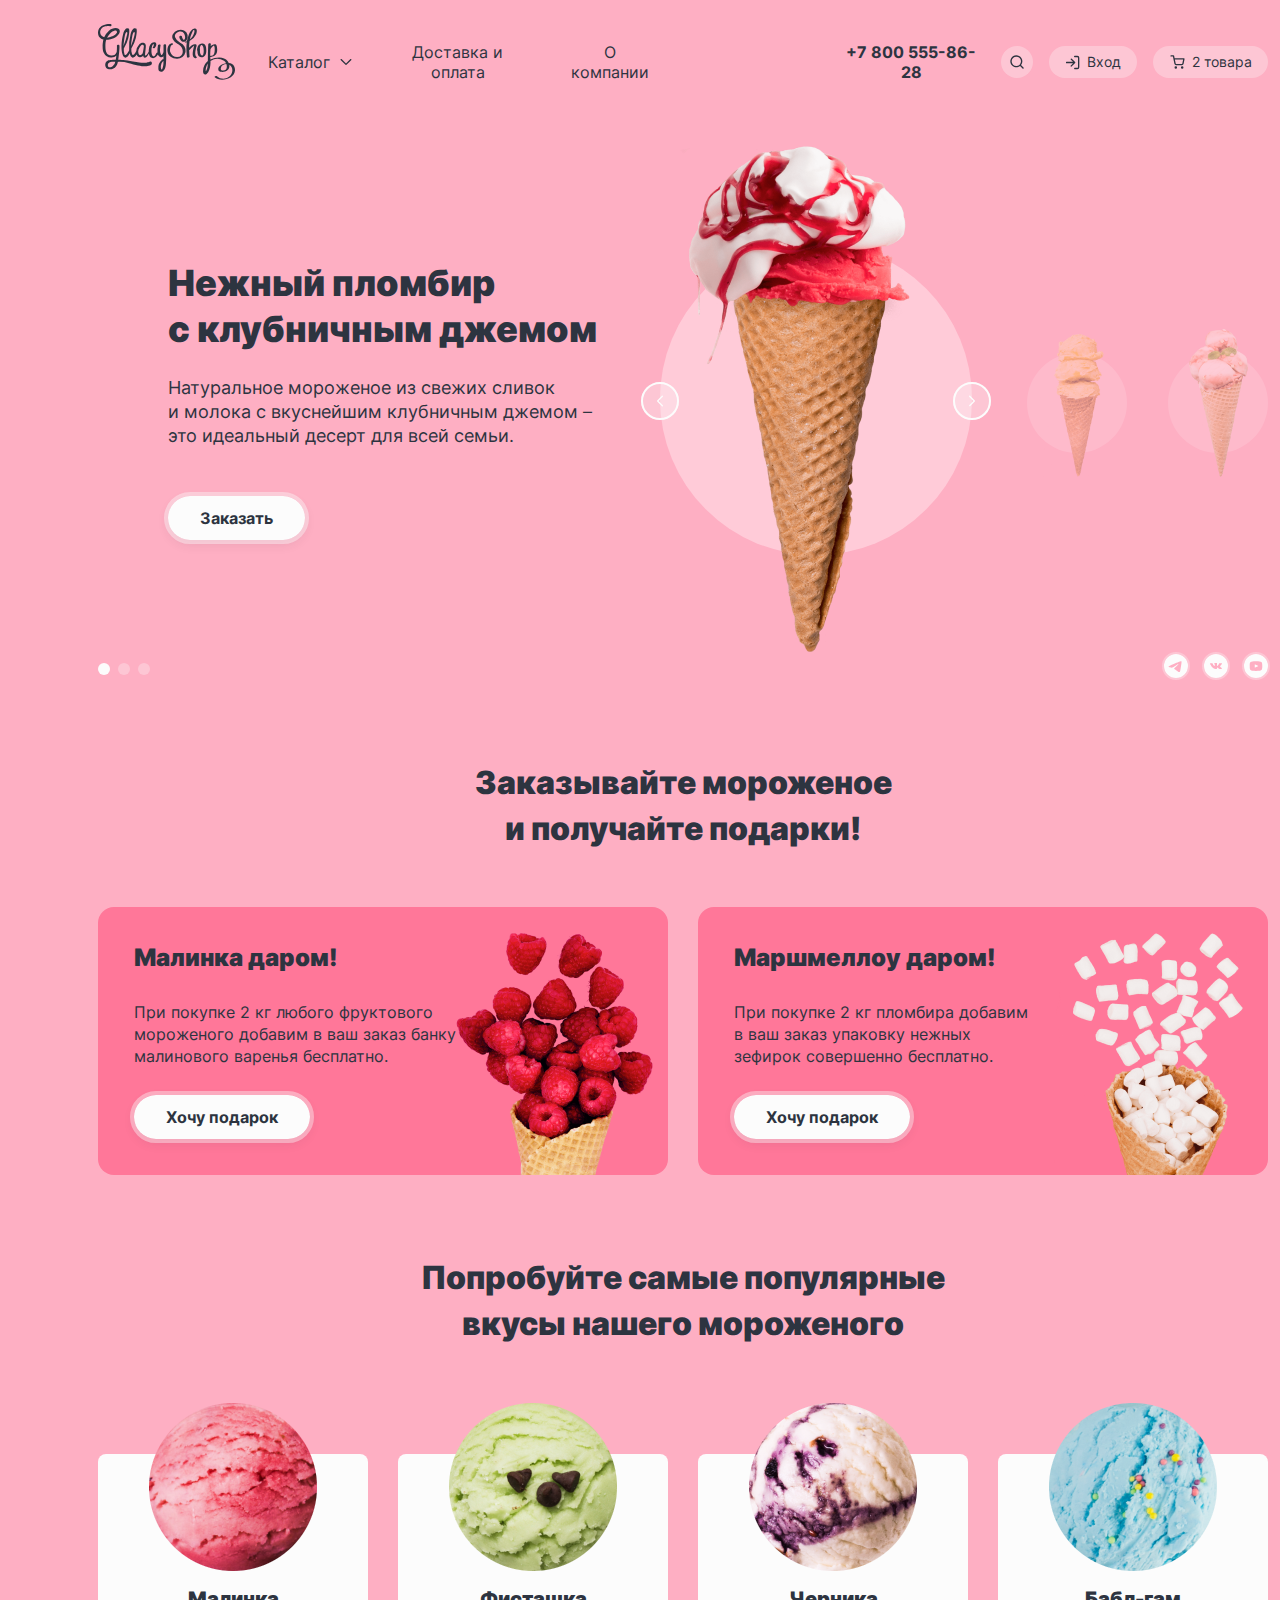
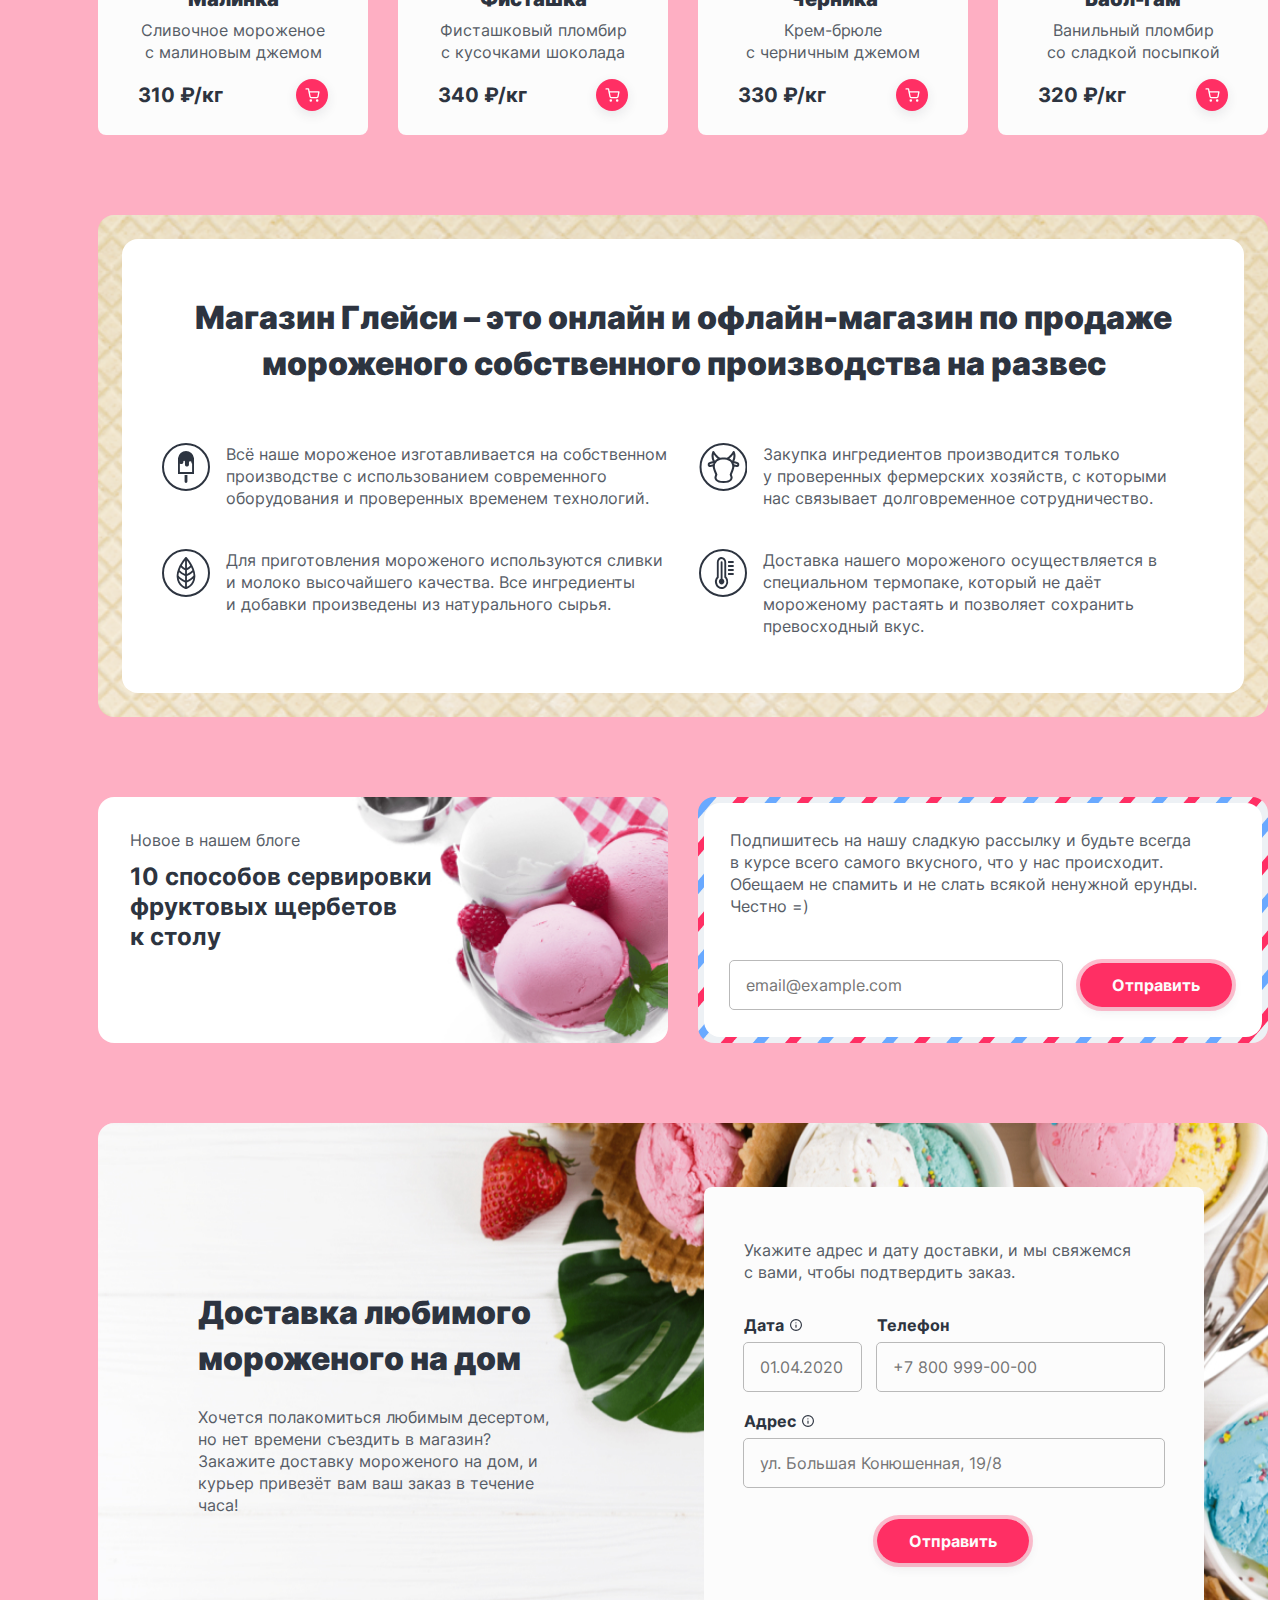
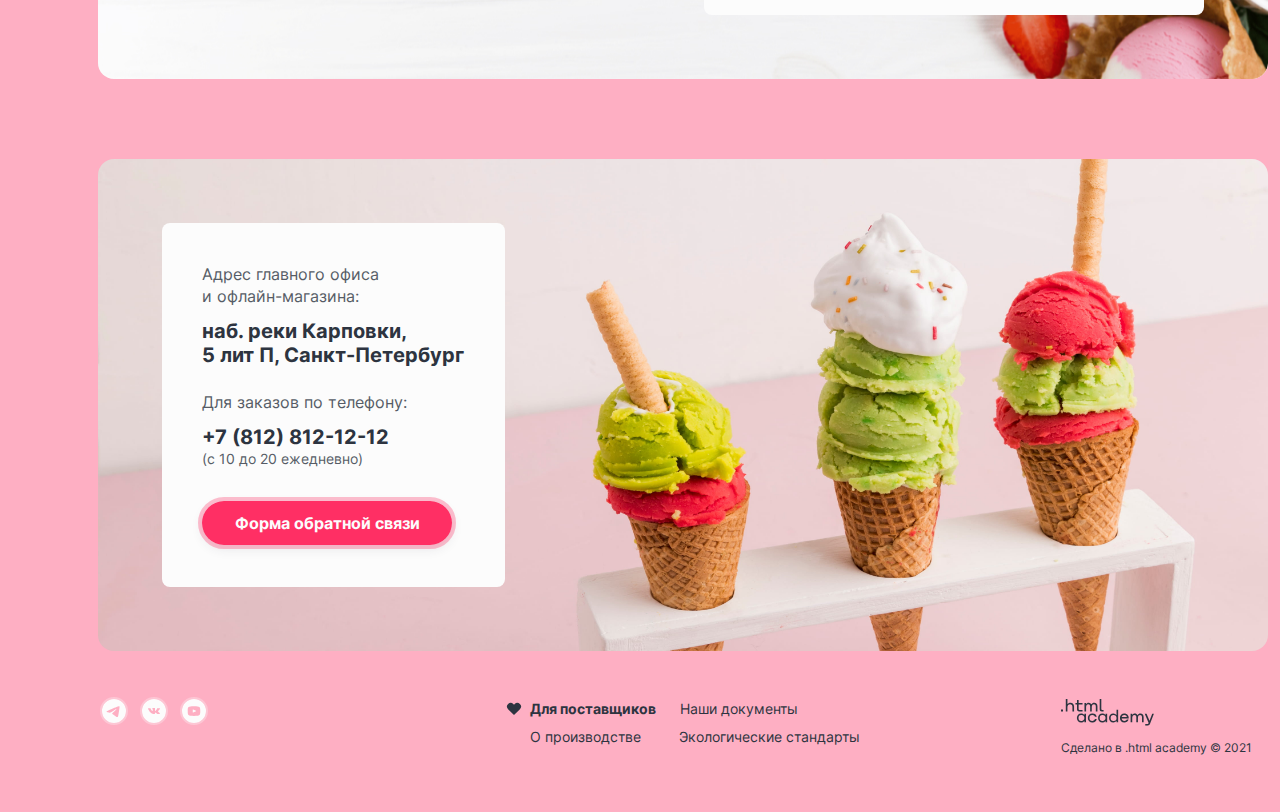
<file: index.html>
<!DOCTYPE html>
<html lang="ru">

  <head>
    <meta charset="utf-8">
    <title>HTML Academy: Глейси</title>
    <link rel="stylesheet" href="styles/styles.css">
    <link rel="icon" type="image/png" sizes="32x32" href="images/favicon.png">
  </head>

  <body class="strawberry-color">
    <header class="page-header">
      <nav class="header-navigation">
        <a class="header-link" href="#">
          <img class="header-link-logo" src="images/logo_glacey.svg" width="137" height="56"
            alt="Логотип магазина мороженого Глейси.">
        </a>
        <ul class="header-navigation-list list-left">
          <li class="header-navigation-item item-catalog">
            <a class="header-navigation-link link-right link-catalog" href="#">
              <svg class="icon-link-catalog" aria-hidden="true" focusable="false" width="12" height="6"
                viewBox="0 0 12 6" fill="currentColor" xmlns="http://www.w3.org/2000/svg">
                <path fill-rule="evenodd" clip-rule="evenodd"
                  d="M1.8.2a.67.67 0 1 0-.93.94L5.53 5.8a.66.66 0 0 0 .95 0l4.66-4.66A.67.67 0 1 0 10.2.2L6 4.39 1.8.19Z"
                  fill="currentColor" />
              </svg>Каталог</a>
            <div class="popup-catalog">
              <h2 class="title title-popup-catalog">Новинки</h2>
              <ul class="popup-catalog-list">
                <li class="popup-catalog-item">
                  <a class="popup-catalog-link" href="#">Сливочное</a>
                </li>
                <li class="popup-catalog-item">
                  <a class="popup-catalog-link" href="#">Щербеты</a>
                </li>
                <li class="popup-catalog-item">
                  <a class="popup-catalog-link" href="#">Фруктовый лед</a>
                </li>
                <li class="popup-catalog-item">
                  <a class="popup-catalog-link" href="#">Мелорин</a>
                </li>
              </ul>
            </div>
          </li>
          <li class="header-navigation-item item-delivery">
            <a class="header-navigation-link link-right link-delivery" href="#">Доставка и оплата</a>
          </li>
          <li class="header-navigation-item item-about">
            <a class="header-navigation-link link-right link-about" href="#">О компании</a>
          </li>
        </ul>
        <ul class="header-navigation-list list-right">
          <li class="header-navigation-item item-phone">
            <a class="header-navigation-link link-phone" href="tel:+78005558628">+7 800 555-86-28</a>
          </li>
          <li class="header-navigation-item item-search">
            <a class="header-navigation-link link-left link-search" href="#">
              <svg class="icon-link-search" aria-hidden="true" focusable="false" width="14" height="14"
                viewBox="0 0 14 14" fill="currentColor" xmlns="http://www.w3.org/2000/svg">
                <path fill-rule="evenodd" clip-rule="evenodd"
                  d="M1.66 6.33a4.67 4.67 0 1 1 9.34 0 4.67 4.67 0 0 1-9.34 0Zm8.42 4.69a6 6 0 1 1 .94-.94l2.45 2.45a.67.67 0 1 1-.94.94l-2.45-2.45Z"
                  fill="currentColor" />
              </svg>
              <span class="visually-hidden">Поиск</span>
            </a>
            <div class="popup-search">
              <h2 class="visually-hidden">Поиск по сайту</h2>
              <div class="popup-search-content">
                <form class="popup-search-form" action="https://echo.htmlacademy.ru/" method="post">
                  <label class="label-form-search">
                    <span class="visually-hidden">Поле для ввода текста.</span>
                    <input class="field form-search-field" placeholder="Поиск по сайту" type="text"
                      id="label-form-search" name="lebel-form-search">
                  </label>
                </form>
              </div>
            </div>
          </li>
          <li class="header-navigation-item item-in">
            <a class="header-navigation-link link-left link-in" href="#">
              <svg class="icon-link-in" aria-hidden="true" focusable="false" width="14" height="15" viewBox="0 0 14 15"
                fill="currentColor" xmlns="http://www.w3.org/2000/svg">
                <path fill-rule="evenodd" clip-rule="evenodd"
                  d="M8 1.52c0-.36.3-.66.67-.66h2.66a2 2 0 0 1 2 2v9.33a2 2 0 0 1-2 2H8.67a.67.67 0 0 1 0-1.33h2.66a.67.67 0 0 0 .67-.67V2.86a.67.67 0 0 0-.67-.67H8.67A.67.67 0 0 1 8 1.52Zm-3.14 2.2a.67.67 0 0 1 .94 0l3.33 3.33a.67.67 0 0 1 .2.47.66.66 0 0 1-.2.48L5.8 11.33a.67.67 0 1 1-.94-.94l2.2-2.2H.66a.67.67 0 1 1 0-1.33h6.4l-2.2-2.2a.67.67 0 0 1 0-.94Z"
                  fill="currentColor" />
              </svg>Вход</a>
            <div class="popup-in">
              <h2 class="title title-popup-in">Личный кабинет</h2>
              <form class="popup-in-content" action="https://echo.htmlacademy.ru/" method="post">
                <div class="field-in-group">
                  <label class="visually-hidden" for="in-mail-name">Логин</label>
                  <input class="field in-form-field field-login" type="email" id="in-mail-name" name="in-mail-name"
                    placeholder="email@example.com" required>
                </div>
                <div class="field-in-group">
                  <label class="visually-hidden" for="password-user">Логин</label>
                  <input class="field in-form-field field-password" type="password" id="password-user"
                    name="password-user" placeholder="123456" required>
                </div>
                <div class="link-in-wrapper">
                  <button class="button in-form-button" type="submit">Войти</button>
                  <div class="form-in-wrapper">
                    <a class="link-in-form" href="#">Забыли пароль?</a>
                    <a class="link-in-form" href="#">Регистрация</a>
                  </div>
                </div>
              </form>
            </div>
          </li>
          <li class="header-navigation-item item-basket">
            <a class="header-navigation-link link-left link-basket basket-full" href="#">
              <svg class="icon-link-basket" aria-hidden="true" focusable="false" width="15" height="14"
                viewBox="0 0 15 14" fill="currentColor" xmlns="http://www.w3.org/2000/svg">
                <path fill-rule="evenodd" clip-rule="evenodd"
                  d="M1.17.25a.67.67 0 1 0 0 1.33h1.77l.47 2.34v.05l.97 4.84a1.83 1.83 0 0 0 1.82 1.46h5.62a1.83 1.83 0 0 0 1.82-1.46V8.8l.93-4.86a.67.67 0 0 0-.66-.8h-9.3L4.14.8a.67.67 0 0 0-.66-.54H1.17Zm4.52 8.3-.81-4.07h8.23l-.78 4.07a.5.5 0 0 1-.49.4H6.18a.5.5 0 0 1-.49-.4ZM4.56 12.5a1.25 1.25 0 1 1 2.49 0 1.25 1.25 0 0 1-2.5 0Zm6.37 0a1.25 1.25 0 1 1 2.5 0 1.25 1.25 0 0 1-2.5 0Z"
                  fill="currentColor" />
              </svg>2 товара</a>
            <div class="popup-basket">
              <div class="popup-basket-content-full">
                <h2 class="title title-popup-basket">Корзина</h2>
                <ul class="cart-items-list">
                  <li class="cart-item">
                    <a class="popup-cart-link" href="#">
                      <img class="popup-cart-image" src="images/icecream/circle_raspberry.png" width="46" height="46"
                        alt="Сливочное мороженое с малиновым джемом.">
                      <div class="popup-cart-wrapper">
                        <h3 class="title title-basket-popup">Малинка</h3>
                        <span class="popup-basket-unit">1 кг х 310 ₽</span>
                      </div>
                      <span class="popup-basket-price">310 ₽</span>
                    </a>
                    <button class="popup-close-button" type="button">
                      <svg class="basket-close-logo" aria-hidden="true" focusable="false" width="10" height="10"
                        viewBox="0 0 10 10" fill="currentColor" xmlns="http://www.w3.org/2000/svg">
                        <path fill-rule="evenodd" clip-rule="evenodd"
                          d="M9.8 1.14A.67.67 0 1 0 8.86.2L5 4.06 1.14.2a.67.67 0 1 0-.94.94L4.06 5 .2 8.86a.67.67 0 0 0 .94.94L5 5.94 8.86 9.8a.67.67 0 1 0 .94-.94L5.94 5 9.8 1.14Z"
                          fill="currentColor" />
                      </svg>
                      <span class="visually-hidden">Закрыть</span>
                    </button>
                  </li>
                  <li class="cart-item">
                    <a class="popup-cart-link" href="#">
                      <img class="popup-cart-image" src="images/icecream/circle_bubble-gum.png" width="46" height="46"
                        alt="Ванильный пломбир со сладкой посыпкой.">
                      <div class="popup-cart-wrapper">
                        <h3 class="title title-basket-popup">Бабл-гам</h3>
                        <span class="popup-basket-unit">1,5 кг х 320 ₽</span>
                      </div>
                      <span class="popup-basket-price">480 ₽</span>
                    </a>
                    <button class="popup-close-button" type="button">
                      <svg class="basket-close-logo" aria-hidden="true" focusable="false" width="10" height="10"
                        viewBox="0 0 10 10" fill="currentColor" xmlns="http://www.w3.org/2000/svg">
                        <path fill-rule="evenodd" clip-rule="evenodd"
                          d="M9.8 1.14A.67.67 0 1 0 8.86.2L5 4.06 1.14.2a.67.67 0 1 0-.94.94L4.06 5 .2 8.86a.67.67 0 0 0 .94.94L5 5.94 8.86 9.8a.67.67 0 1 0 .94-.94L5.94 5 9.8 1.14Z"
                          fill="currentColor" />
                      </svg>
                      <span class="visually-hidden">Закрыть</span>
                    </button>
                  </li>
                </ul>
                <div class="decoration-wrapper">
                  <a class="button button-basket-popup" href="#">Оформить заказ</a>
                  <span class="total-basket-popup">Итого: 790 ₽</span>
                </div>
              </div>
              <div class="popup-basket-content-empty">
                <span class="popup-empty-content">Ваша корзина пока пуста</span>
              </div>
            </div>
          </li>
        </ul>
      </nav>
    </header>
    <main class="main-container main-index">
      <h1 class="visually-hidden">
        Добро пожаловать на сайт магазина мороженого Глейси!
      </h1>
      <section class="main-hero">
        <h2 class="visually-hidden">Галерея самого нежного мороженого магазина Глейси</h2>
        <div class="hero-slider-about-wrapper">
          <div class="hero-slider-about strawberry-open">
            <h3 class="title title-hero">Нежный пломбир<br>с клубничным джемом</h3>
            <p class="main-hero-description">Натуральное мороженое из свежих сливок<br>и молока с вкуснейшим клубничным
              джемом –
              это идеальный десерт для всей семьи.
            </p>
            <a class="button hero-button-about" href="#">Заказать
              <span class="submit-spinner-basic submit-spinner-open"></span>
            </a>
          </div>
          <div class="hero-slider-about banana-open">
            <h3 class="title title-hero">Сливочное мороженое со вкусом банана</h3>
            <p class="main-hero-description">Сливочное мороженое с ярким банановым вкусом подарит вам свежесть и
              наслаждение
              даже в самый жаркий летний день.
            </p>
            <a class="button button-about" href="#">Заказать</a>
          </div>
          <div class="hero-slider-about marshmallow-open">
            <h3 class="title title-hero">Карамельный пломбир с маршмеллоу</h3>
            <p class="main-hero-description">Необычный сладкий десерт с карамельным топпингом и кусочками зефира завоюет
              сердца
              сладкоежек всех возрастов.
            </p>
            <a class="button button-about" href="#">Заказать</a>
          </div>
          <div class="hero-slider-gallery">
            <div class="hero-slider-wrapper">
              <img class="hero-slider-foto foto-strawberry" src="images/hero/strawberry_icecream.png" width="306"
                height="507" alt="Изображение сливочного рожка с клубничным джемом.">
              <div class="hero-slider-controls">
                <button class="hero-slider-button slider-next" type="button">
                  <svg class="slider-icon-button" aria-hidden="true" focusable="false" width="6" height="12"
                    viewBox="0 0 6 12" fill="currentColor" xmlns="http://www.w3.org/2000/svg">
                    <path fill-rule="evenodd" clip-rule="evenodd"
                      d="M5.8 1.8a.66.66 0 1 0-.94-.94L.2 5.53a.67.67 0 0 0 0 .94l4.67 4.67a.66.66 0 1 0 .94-.94L1.6 6l4.2-4.2Z"
                      fill="currentColor" />
                  </svg>
                  <span class="visually-hidden">Предыдущее фото</span>
                </button>
                <button class="hero-slider-button slider-prev" type="button">
                  <svg class="slider-icon-button" aria-hidden="true" focusable="false" width="6" height="12"
                    viewBox="0 0 6 12" fill="currentColor" xmlns="http://www.w3.org/2000/svg">
                    <path fill-rule="evenodd" clip-rule="evenodd"
                      d="M1.14.86a.66.66 0 1 0-.95.95L4.4 6 .2 10.2a.67.67 0 0 0 .95.94L5.8 6.48a.66.66 0 0 0 0-.94L1.15.86Z"
                      fill="currentColor" />
                  </svg>
                  <span class="visually-hidden">Следующее фото</span>
                </button>
              </div>
            </div>
          </div>
          <div class="hero-slider-others-foto">
            <div class="hero-slider-mini-foto foto-banana">
              <img class="hero-slider-foto foto-mini-banana" src="images/hero/banana_icecream.png" width="306"
                height="507" alt="Изображение сливочного мороженого со вкусом банана.">
            </div>
            <div class="hero-slider-mini-foto foto-caramel">
              <img class="hero-slider-foto foto-mini-caramel" src="images/hero/caramel_icecream.png" width="306"
                height="507" alt="Изображение карамельного пломбира с маршмеллоу.">
            </div>
          </div>
        </div>
        <div class="hero-slider-buttons">
          <ol class="hero-slider-pagination">
            <li class="hero-slider-pagination-item">
              <button
                class="hero-slider-pagination-button slider-pagination-button-current slider-pagination-button-active"
                type="button">
                <span class="visually-hidden">1 фото</span>
              </button>
            </li>
            <li class="hero-slider-pagination-item">
              <button class="hero-slider-pagination-button" type="button">
                <span class="visually-hidden">2 фото</span>
              </button>
            </li>
            <li class="hero-slider-pagination-item">
              <button class="hero-slider-pagination-button" type="button">
                <span class="visually-hidden">3 фото</span>
              </button>
            </li>
          </ol>
          <ul class="hero-social-list">
            <li class="hero-social-item">
              <a class="hero-social-link social-tg" href="https://t.me/htmlacademy">
                <svg class="icon-hero icon-telegramm" aria-hidden="true" focusable="false" width="16" height="16"
                  viewBox="0 0 16 16" fill="currentColor" xmlns="http://www.w3.org/2000/svg">
                  <path fill-rule="evenodd" clip-rule="evenodd"
                    d="M16 8A8 8 0 1 1 0 8a8 8 0 0 1 16 0ZM8.29 5.9c-.78.33-2.34 1-4.67 2.02-.38.15-.58.3-.6.44-.02.24.28.34.7.47l.17.05c.4.14.96.3 1.24.3.26 0 .55-.1.87-.32a82.12 82.12 0 0 1 3.38-2.23c.05-.01.12-.03.16.01.05.04.04.12.04.14a22.62 22.62 0 0 1-2.2 2.16l-.2.18c-.37.37-.66.64.02 1.1.33.2.6.38.85.56a59.64 59.64 0 0 0 1.2.82c.34.23.64.45 1 .41.22-.02.44-.22.55-.82.27-1.41.79-4.48.9-5.75.02-.1.01-.21 0-.31a.34.34 0 0 0-.12-.22.52.52 0 0 0-.3-.1c-.31.01-.77.17-3 1.1Z"
                    fill="currentColor" />
                </svg>
                <span class="visually-hidden">Телеграмм</span>
              </a>
            </li>
            <li class="hero-social-item">
              <a class="hero-social-link social-vk" href="https://vk.com/htmlacademy">
                <svg class="icon-hero icon-vkontakte" aria-hidden="true" focusable="false" width="16" height="16"
                  viewBox="0 0 16 16" fill="currentColor" xmlns="http://www.w3.org/2000/svg">
                  <path fill-rule="evenodd" clip-rule="evenodd"
                    d="M16 8A8 8 0 1 1 0 8a8 8 0 0 1 16 0ZM8.4 9.98H7.9s-1.05.06-1.98-.79c-1.01-.92-1.9-2.76-1.9-2.76s-.06-.12 0-.18.23-.07.23-.07H5.4s.11.01.19.06c.06.04.1.12.1.12s.18.4.43.78c.47.72.7.88.86.8.24-.11.16-1.02.16-1.02s0-.33-.11-.48c-.1-.11-.28-.14-.36-.15-.06-.01.04-.14.18-.2.2-.09.57-.1 1-.09.33 0 .43.02.56.05.3.06.3.27.27.71a9.7 9.7 0 0 0-.01.6c-.01.22-.02.48.15.58.09.05.3 0 .84-.8.25-.37.44-.81.44-.81s.04-.08.11-.12c.07-.03.15-.02.15-.02h1.2s.37-.04.43.1c.06.15-.14.5-.63 1.07-.46.54-.69.75-.67.92.01.13.16.25.44.48a3.4 3.4 0 0 1 .8.8c.26.4-.3.42-.3.42l-1.06.02s-.23.04-.54-.15c-.15-.1-.3-.25-.45-.4-.23-.22-.44-.43-.62-.38-.3.08-.28.65-.28.65s0 .12-.07.18c-.07.07-.22.08-.22.08Z"
                    fill="currentColor" />
                </svg>
                <span class="visually-hidden">Вконтакте</span>
              </a>
            </li>
            <li class="hero-social-item">
              <a class="hero-social-link social-yt" href="https://www.YouTube.com/user/htmlacademyru">
                <svg class="icon-hero icon-youtube" aria-hidden="true" focusable="false" width="16" height="16"
                  viewBox="0 0 16 16" fill="currentColor" xmlns="http://www.w3.org/2000/svg">
                  <path
                    d="M9.34 7.86 7.46 7c-.16-.08-.3 0-.3.19v1.64c0 .18.14.27.3.2l1.88-.88c.16-.08.16-.2 0-.28ZM8 0a8 8 0 1 0 0 16A8 8 0 0 0 8 0Zm0 11.25c-4.1 0-4.17-.37-4.17-3.25S3.9 4.75 8 4.75s4.17.37 4.17 3.25-.07 3.25-4.17 3.25Z"
                    fill="currentColor" />
                </svg>
                <span class="visually-hidden">YouTube</span>
              </a>
            </li>
          </ul>
        </div>
      </section>
      <section class="main-gifts">
        <h2 class="title title-gifts">Заказывайте мороженое<br>и получайте подарки!</h2>
        <ul class="main-gifts-list">
          <li class="main-gift-item item-raspberry">
            <h3 class="title present-title">Малинка даром!</h3>
            <p class="present-description">При покупке 2 кг любого фруктового мороженого добавим в ваш заказ банку
              малинового варенья бесплатно.</p>
            <a class="button button-present" href="#">Хочу подарок</a>
          </li>
          <li class="main-gift-item item-marshmallow">
            <h3 class="title present-title">Маршмеллоу даром!</h3>
            <p class="present-description">При покупке 2 кг пломбира добавим в&#160;ваш заказ упаковку нежных<br>
              зефирок
              совершенно бесплатно.</p>
            <a class="button button-present" href="#">Хочу подарок</a>
          </li>
        </ul>
      </section>
      <section class="main-catalog">
        <h2 class="title title-main-catalog">Попробуйте самые популярные вкусы нашего мороженого</h2>
        <ul class="main-catalog-list">
          <li class="product-card">
            <div class="product-card-wrapper">
              <img class="product-card-image" src="images/icecream/circle_raspberry.png" width="168" height="168"
                alt="">
              <h3 class="title title-product-card">Малинка</h3>
              <p class="product-card-description">Сливочное мороженое с малиновым джемом</p>
              <div class="product-price-wrapper">
                <p class="product-card-price">310 ₽/кг</p>
                <button class="button button-product-card" type="button">
                  <svg class="icon-product-card" aria-hidden="true" focusable="false" width="15" height="14"
                    viewBox="0 0 15 14" fill="currentColor" xmlns="http://www.w3.org/2000/svg">
                    <path fill-rule="evenodd" clip-rule="evenodd"
                      d="M1.17.25a.67.67 0 1 0 0 1.33h1.77l.47 2.34v.05l.97 4.84a1.83 1.83 0 0 0 1.82 1.46h5.62a1.83 1.83 0 0 0 1.82-1.46V8.8l.93-4.86a.67.67 0 0 0-.66-.8h-9.3L4.14.8a.67.67 0 0 0-.66-.54H1.17Zm4.52 8.3-.81-4.07h8.23l-.78 4.07a.5.5 0 0 1-.49.4H6.18a.5.5 0 0 1-.49-.4ZM4.56 12.5a1.25 1.25 0 1 1 2.49 0 1.25 1.25 0 0 1-2.5 0Zm6.37 0a1.25 1.25 0 1 1 2.5 0 1.25 1.25 0 0 1-2.5 0Z"
                      fill="currentColor" />
                  </svg>
                  <span class="visually-hidden">В корзину</span>
                </button>
              </div>
            </div>
          </li>
          <li class="product-card">
            <div class="product-card-wrapper">
              <img class="product-card-image" src="images/icecream/circle_pistachio.png" width="168" height="168"
                alt="">
              <h3 class="title title-product-card">Фисташка</h3>
              <p class="product-card-description">Фисташковый пломбир с кусочками шоколада</p>
              <div class="product-price-wrapper">
                <p class="product-card-price">340 ₽/кг</p>
                <button class="button button-product-card" type="button">
                  <svg class="icon-product-card" aria-hidden="true" focusable="false" width="15" height="14"
                    viewBox="0 0 15 14" fill="currentColor" xmlns="http://www.w3.org/2000/svg">
                    <path fill-rule="evenodd" clip-rule="evenodd"
                      d="M1.17.25a.67.67 0 1 0 0 1.33h1.77l.47 2.34v.05l.97 4.84a1.83 1.83 0 0 0 1.82 1.46h5.62a1.83 1.83 0 0 0 1.82-1.46V8.8l.93-4.86a.67.67 0 0 0-.66-.8h-9.3L4.14.8a.67.67 0 0 0-.66-.54H1.17Zm4.52 8.3-.81-4.07h8.23l-.78 4.07a.5.5 0 0 1-.49.4H6.18a.5.5 0 0 1-.49-.4ZM4.56 12.5a1.25 1.25 0 1 1 2.49 0 1.25 1.25 0 0 1-2.5 0Zm6.37 0a1.25 1.25 0 1 1 2.5 0 1.25 1.25 0 0 1-2.5 0Z"
                      fill="currentColor" />
                  </svg>
                  <span class="visually-hidden">В корзину</span>
                </button>
              </div>
            </div>
          </li>
          <li class="product-card">
            <div class="product-card-wrapper">
              <img class="product-card-image" src="images/icecream/circle_blueberry.png" width="168" height="168"
                alt="">
              <h3 class="title title-product-card">Черника</h3>
              <p class="product-card-description">Крем-брюле<br>с черничным джемом</p>
              <div class="product-price-wrapper">
                <p class="product-card-price">330 ₽/кг</p>
                <button class="button button-product-card" type="button">
                  <svg class="icon-product-card" aria-hidden="true" focusable="false" width="15" height="14"
                    viewBox="0 0 15 14" fill="currentColor" xmlns="http://www.w3.org/2000/svg">
                    <path fill-rule="evenodd" clip-rule="evenodd"
                      d="M1.17.25a.67.67 0 1 0 0 1.33h1.77l.47 2.34v.05l.97 4.84a1.83 1.83 0 0 0 1.82 1.46h5.62a1.83 1.83 0 0 0 1.82-1.46V8.8l.93-4.86a.67.67 0 0 0-.66-.8h-9.3L4.14.8a.67.67 0 0 0-.66-.54H1.17Zm4.52 8.3-.81-4.07h8.23l-.78 4.07a.5.5 0 0 1-.49.4H6.18a.5.5 0 0 1-.49-.4ZM4.56 12.5a1.25 1.25 0 1 1 2.49 0 1.25 1.25 0 0 1-2.5 0Zm6.37 0a1.25 1.25 0 1 1 2.5 0 1.25 1.25 0 0 1-2.5 0Z"
                      fill="currentColor" />
                  </svg>
                  <span class="visually-hidden">В корзину</span>
                </button>
              </div>
            </div>
          </li>
          <li class="product-card">
            <div class="product-card-wrapper">
              <img class="product-card-image" src="images/icecream/circle_bubble-gum.png" width="168" height="168"
                alt="">
              <h3 class="title title-product-card">Бабл-гам</h3>
              <p class="product-card-description">Ванильный пломбир<br>со сладкой посыпкой</p>
              <div class="product-price-wrapper">
                <p class="product-card-price">320 ₽/кг</p>
                <button class="button button-product-card" type="button">
                  <svg class="icon-product-card" aria-hidden="true" focusable="false" width="15" height="14"
                    viewBox="0 0 15 14" fill="currentColor" xmlns="http://www.w3.org/2000/svg">
                    <path fill-rule="evenodd" clip-rule="evenodd"
                      d="M1.17.25a.67.67 0 1 0 0 1.33h1.77l.47 2.34v.05l.97 4.84a1.83 1.83 0 0 0 1.82 1.46h5.62a1.83 1.83 0 0 0 1.82-1.46V8.8l.93-4.86a.67.67 0 0 0-.66-.8h-9.3L4.14.8a.67.67 0 0 0-.66-.54H1.17Zm4.52 8.3-.81-4.07h8.23l-.78 4.07a.5.5 0 0 1-.49.4H6.18a.5.5 0 0 1-.49-.4ZM4.56 12.5a1.25 1.25 0 1 1 2.49 0 1.25 1.25 0 0 1-2.5 0Zm6.37 0a1.25 1.25 0 1 1 2.5 0 1.25 1.25 0 0 1-2.5 0Z"
                      fill="currentColor" />
                  </svg>
                  <span class="visually-hidden">В корзину</span>
                </button>
              </div>
            </div>
          </li>
        </ul>
      </section>
      <section class="main-advantages">
        <div class="main-advantages-wrapper">
          <h2 class="title title-main-advantages">Магазин Глейси – это онлайн и офлайн-магазин по продаже мороженого
            собственного
            производства на развес</h2>
          <ul class="main-advantages-list">
            <li class="main-advantages-about advantages-production">
              <h3 class="visually-hidden">Собственное производство мороженого.</h3>
              <p class="main-advantages-description">Всё наше мороженое изготавливается на собственном производстве с
                использованием современного оборудования и проверенных временем технологий.</p>
            </li>
            <li class="main-advantages-about advantages-purchase">
              <h3 class="visually-hidden">Закупка ингридиентов у проверенных хозяйств</h3>
              <p class="main-advantages-description">Закупка ингредиентов производится только<br>у проверенных
                фермерских хозяйств, с которыми нас&#160;связывает долговременное сотрудничество.
              </p>
            </li>
            <li class="main-advantages-about advantages-quality">
              <h3 class="visually-hidden">Натуральный состав и высочайшее качество</h3>
              <p class="main-advantages-description">Для приготовления мороженого используются сливки и молоко
                высочайшего
                качества. Все ингредиенты<br>и добавки произведены из натурального сырья.</p>
            </li>
            <li class="main-advantages-about advantages-delivery">
              <h3 class="visually-hidden">Специализированная доставка</h3>
              <p class="main-advantages-description">Доставка нашего мороженого осуществляется в специальном термопаке,
                который
                не даёт мороженому растаять и позволяет сохранить превосходный вкус.</p>
            </li>
          </ul>
        </div>
      </section>
      <div class="main-blog-subscription-wrapper">
        <article class="main-shop-blog">
          <h2 class="visually-hidden">Добро пожаловать в блог магазина мороженого Глейси!</h2>
          <a class="main-blog-about" href="#">
            <h3 class="title title-main-blog">Новое в нашем блоге</h3>
            <p class="main-blog-posting">10 способов сервировки фруктовых щербетов<br>к столу</p>
          </a>
        </article>
        <section class="main-subscription">
          <div class="main-subscription-wrapper">
            <h2 class="visually-hidden">Подпишитесь на нашу рассылку</h2>
            <p class="main-subscription-description">
              Подпишитесь на нашу сладкую рассылку и будьте всегда<br>в курсе всего самого вкусного, что у нас
              происходит.
              Обещаем не спамить и не слать всякой ненужной ерунды. Честно =)
            </p>
            <form class="subscription-form" action="https://echo.htmlacademy.ru/" method="post">
              <label class="subscription-email">
                <span class="visually-hidden">Поле для ввода текста.</span>
                <input class="field subscription-field-email" placeholder="email@example.com" type="email"
                  name="subscription-email" id="subscription-email" required>
              </label>
              <button class="button subscription-button" type="submit">
                <span class="subscription-button-text">Отправить</span>
                <span class="submit-spinner-additional submit-spinner-open"></span>
              </button>
            </form>
          </div>
        </section>
      </div>
      <section class="main-delivery">
        <div class="delivery-about">
          <h2 class="title title-main-delivery">Доставка любимого мороженого на дом</h2>
          <p class="main-delivery-description">Хочется полакомиться любимым десертом,<br>но нет времени съездить в
            магазин?
            Закажите доставку мороженого на дом, и курьер привезёт вам ваш заказ в течение часа!
          </p>
        </div>
        <div class="main-appointment">
          <p class="main-appointment-info">Укажите адрес и дату доставки, и мы свяжемся<br>с вами, чтобы подтвердить
            заказ.
          </p>
          <form class="main-appointment-form" action="https://echo.htmlacademy.ru/" method="post">
            <div class="main-field-group appointment-form-date">
              <span class="form-label-data">
                <label class="main-form-label" for="appointment-date">
                  Дата</label>
                <span class="tooltip-date">
                  <button class="tooltip-date-toggle" type="button">
                    <svg class="tooltip-date-icon" aria-hidden="true" focusable="false" width="14" height="14"
                      viewBox="0 0 14 14" fill="currentColor" xmlns="http://www.w3.org/2000/svg">
                      <path fill-rule="evenodd" clip-rule="evenodd"
                        d="M7 1.33a5.67 5.67 0 1 0 0 11.34A5.67 5.67 0 0 0 7 1.33ZM0 7a7 7 0 1 1 14 0A7 7 0 0 1 0 7Zm7-.67c.37 0 .67.3.67.67v2.53a.67.67 0 1 1-1.34 0V7c0-.37.3-.67.67-.67ZM7 3.8a.67.67 0 1 0 0 1.33.67.67 0 0 0 0-1.33Z"
                        fill="currentColor" />
                    </svg>
                  </button>
                  <span class="tooltip-date-text">Введите желаемую дату и мы свяжемся с вами
                    <svg class="tooltip-arrow-icon" aria-hidden="true" focusable="false" width="7" height="14"
                      viewBox="0 0 7 14" xmlns="http://www.w3.org/2000/svg">
                      <path fill="#fff" stroke="#b9b9b9" d="m10 0-8.5 8.5 8.5 8.5" />
                    </svg>
                  </span>
                </span>
              </span>
              <input class="field main-field-date" type="text" id="appointment-date" name="appointment-date"
                placeholder="01.04.2020" required>
            </div>
            <div class="main-field-group appointment-form-phone">
              <label class="main-form-label" for="appointment-phone">
                Телефон
              </label>
              <input class=" field main-field-phone" type="text" id="appointment-phone" name="appointment-phone"
                placeholder="+7 800 999-00-00" required>
            </div>
            <div class="main-field-group appointment-form-address">
              <span class="form-label-address">
                <label class="main-form-label" for="appointment-address">
                  Адрес
                </label>
                <span class="tooltip-address">
                  <button class="tooltip-address-toggle" type="button">
                    <svg class="tooltip-address-icon" aria-hidden="true" focusable="false" width="14" height="14"
                      viewBox="0 0 14 14" fill="currentColor" xmlns="http://www.w3.org/2000/svg">
                      <path fill-rule="evenodd" clip-rule="evenodd"
                        d="M7 1.33a5.67 5.67 0 1 0 0 11.34A5.67 5.67 0 0 0 7 1.33ZM0 7a7 7 0 1 1 14 0A7 7 0 0 1 0 7Zm7-.67c.37 0 .67.3.67.67v2.53a.67.67 0 1 1-1.34 0V7c0-.37.3-.67.67-.67ZM7 3.8a.67.67 0 1 0 0 1.33.67.67 0 0 0 0-1.33Z"
                        fill="currentColor" />
                    </svg>
                  </button>
                  <span class="tooltip-address-text">Введите название<br>улицы, дома и квартиры
                    <svg class="tooltip-arrow-icon" aria-hidden="true" focusable="false" width="7" height="14"
                      viewBox="0 0 7 14" xmlns="http://www.w3.org/2000/svg">
                      <path fill="#fff" stroke="#b9b9b9" d="m10 0-8.5 8.5 8.5 8.5" />
                    </svg>
                  </span>
                </span>
              </span>
              <input class=" field main-field-address" type="text" id="appointment-address" name="appointment-address"
                placeholder="ул. Большая Конюшенная, 19/8" required>
            </div>
            <button class="button main-button-appointment" type="submit">Отправить
            </button>
          </form>
        </div>
      </section>
      <section class="main-contacts">
        <h2 class="visually-hidden">Контакты магазина Глейси</h2>
        <ul class="main-contacts-about">
          <li class="main-about-address">
            <h3 class="title title-main-address">Адрес главного офиса<br>и офлайн-магазина:</h3>
            <address class="main-contacts-address">наб. реки Карповки,<br>5 лит П, Санкт-Петербург</address>
          </li>
          <li class="main-about-phone">
            <h3 class="title title-main-phone">Для заказов по телефону:</h3>
            <a class="main-contacts-phone" href="tel:+78128121212">+7 (812) 812-12-12</a>
            <p class="about-phone-time">(с 10 до 20 ежедневно)</p>
          </li>
          <li class="main-about-feedback">
            <a class="button main-button-feedback" href="#">Форма обратной связи</a>
          </li>
        </ul>
      </section>
    </main>
    <footer class="page-footer">
      <section class="footer-chapter footer-social">
        <h2 class="visually-hidden">Давайте дружить!</h2>
        <ul class="footer-social-list">
          <li class="footer-social-item">
            <a class="footer-social-link social-tg" href="https://t.me/htmlacademy">
              <svg class="icon-footer icon-telegramm" aria-hidden="true" focusable="false" width="16" height="16"
                viewBox="0 0 16 16" fill="currentColor" xmlns="http://www.w3.org/2000/svg">
                <path fill-rule="evenodd" clip-rule="evenodd"
                  d="M16 8A8 8 0 1 1 0 8a8 8 0 0 1 16 0ZM8.29 5.9c-.78.33-2.34 1-4.67 2.02-.38.15-.58.3-.6.44-.02.24.28.34.7.47l.17.05c.4.14.96.3 1.24.3.26 0 .55-.1.87-.32a82.12 82.12 0 0 1 3.38-2.23c.05-.01.12-.03.16.01.05.04.04.12.04.14a22.62 22.62 0 0 1-2.2 2.16l-.2.18c-.37.37-.66.64.02 1.1.33.2.6.38.85.56a59.64 59.64 0 0 0 1.2.82c.34.23.64.45 1 .41.22-.02.44-.22.55-.82.27-1.41.79-4.48.9-5.75.02-.1.01-.21 0-.31a.34.34 0 0 0-.12-.22.52.52 0 0 0-.3-.1c-.31.01-.77.17-3 1.1Z"
                  fill="currentColor" />
              </svg>
              <span class="visually-hidden">Телеграмм</span>
            </a>
          </li>
          <li class="footer-social-item">
            <a class="footer-social-link social-vk" href="https://vk.com/htmlacademy">
              <svg class="icon-footer icon-vkontakte" aria-hidden="true" focusable="false" width="16" height="16"
                viewBox="0 0 16 16" fill="currentColor" xmlns="http://www.w3.org/2000/svg">
                <path fill-rule="evenodd" clip-rule="evenodd"
                  d="M16 8A8 8 0 1 1 0 8a8 8 0 0 1 16 0ZM8.4 9.98H7.9s-1.05.06-1.98-.79c-1.01-.92-1.9-2.76-1.9-2.76s-.06-.12 0-.18.23-.07.23-.07H5.4s.11.01.19.06c.06.04.1.12.1.12s.18.4.43.78c.47.72.7.88.86.8.24-.11.16-1.02.16-1.02s0-.33-.11-.48c-.1-.11-.28-.14-.36-.15-.06-.01.04-.14.18-.2.2-.09.57-.1 1-.09.33 0 .43.02.56.05.3.06.3.27.27.71a9.7 9.7 0 0 0-.01.6c-.01.22-.02.48.15.58.09.05.3 0 .84-.8.25-.37.44-.81.44-.81s.04-.08.11-.12c.07-.03.15-.02.15-.02h1.2s.37-.04.43.1c.06.15-.14.5-.63 1.07-.46.54-.69.75-.67.92.01.13.16.25.44.48a3.4 3.4 0 0 1 .8.8c.26.4-.3.42-.3.42l-1.06.02s-.23.04-.54-.15c-.15-.1-.3-.25-.45-.4-.23-.22-.44-.43-.62-.38-.3.08-.28.65-.28.65s0 .12-.07.18c-.07.07-.22.08-.22.08Z"
                  fill="currentColor" />
              </svg>
              <span class="visually-hidden">Вконтакте</span>
            </a>
          </li>
          <li class="footer-social-item">
            <a class="footer-social-link social-yt" href="https://www.YouTube.com/user/htmlacademyru">
              <svg class="icon-footer icon-youtube" aria-hidden="true" focusable="false" width="16" height="16"
                viewBox="0 0 16 16" fill="currentColor" xmlns="http://www.w3.org/2000/svg">
                <path
                  d="M9.34 7.86 7.46 7c-.16-.08-.3 0-.3.19v1.64c0 .18.14.27.3.2l1.88-.88c.16-.08.16-.2 0-.28ZM8 0a8 8 0 1 0 0 16A8 8 0 0 0 8 0Zm0 11.25c-4.1 0-4.17-.37-4.17-3.25S3.9 4.75 8 4.75s4.17.37 4.17 3.25-.07 3.25-4.17 3.25Z"
                  fill="currentColor" />
              </svg>
              <span class="visually-hidden">YouTube</span>
            </a>
          </li>
        </ul>
      </section>
      <section class="footer-chapter footer-about">
        <h2 class="visually-hidden">О нас</h2>
        <ul class="footer-information">
          <li class="information-about for-suppliers">
            <a class="information-link" href="#">Для поставщиков</a>
          </li>
          <li class="information-about about-documents">
            <a class="information-link" href="#">Наши документы</a>
          </li>
          <li class="information-about about-production">
            <a class="information-link" href="#">О производстве</a>
          </li>
          <li class="information-about about-ecology">
            <a class="information-link" href="#">Экологические стандарты</a>
          </li>
        </ul>
      </section>
      <section class="footer-chapter footer-copyright">
        <h2 class="visually-hidden">Сайт разработчика</h2>
        <a class="footer-copyright-site" href="https://htmlacademy.ru/">
          <svg class="footer-copyright-logo" aria-hidden="true" focusable="false" width="93" height="27"
            viewBox="0 0 93 27" fill="currentColor" xmlns="http://www.w3.org/2000/svg">
            <g clip-path="url(#a)" fill="currentColor">
              <path
                d="M0 10.42v2.08h1.99v-2.08H0ZM9.42 3.66c-1.26 0-2.28.58-2.92 1.4h-.07V0H4.79v12.5h1.64V8.21c0-1.72 1.07-2.95 2.64-2.95 1.49 0 2.35 1.11 2.35 2.6v4.64h1.65V7.57c0-2.38-1.47-3.9-3.65-3.9ZM21.53 3.9h-3.9V.88H16V3.9h-1.55v1.6h1.55v4.84c0 1.39.78 2.15 2.18 2.15h3.36v-1.61H18.5c-.55 0-.86-.32-.86-.86V5.5h3.89V3.9ZM33.25 3.68c-1.3 0-2.31.64-2.86 1.67h-.06a2.9 2.9 0 0 0-2.71-1.67c-1.14 0-2 .6-2.52 1.46h-.07V3.9h-1.58v8.59h1.65V8.09c0-1.61.84-2.8 2.12-2.83 1.21-.03 1.92.83 1.92 2.14v5.1h1.64V7.95c0-1.93 1.14-2.69 2.13-2.69 1.2 0 1.9.83 1.9 2.14v5.1h1.64V7.22c0-2.08-1.17-3.54-3.2-3.54ZM38.68 10.28c0 1.4.8 2.22 2.26 2.22h1.63v-1.6h-1.39c-.55 0-.86-.31-.86-.85V0h-1.64v10.28ZM23.38 15.94h-.07a3.75 3.75 0 0 0-3.07-1.49c-2.54-.03-4.36 1.85-4.36 4.5 0 2.68 1.85 4.56 4.34 4.53a3.66 3.66 0 0 0 3.09-1.57h.07v1.33H25v-8.55h-1.62v1.25Zm-2.91 5.95a2.83 2.83 0 0 1-2.95-2.93 2.83 2.83 0 0 1 2.95-2.94c1.75 0 2.89 1.31 2.89 2.94 0 1.6-1.14 2.93-2.9 2.93ZM35.75 17.8a4.28 4.28 0 0 0-4.36-3.35 4.37 4.37 0 0 0-4.54 4.5 4.39 4.39 0 0 0 4.54 4.53 4.3 4.3 0 0 0 4.36-3.4h-1.71a2.68 2.68 0 0 1-2.63 1.83 2.84 2.84 0 0 1-2.91-2.95 2.82 2.82 0 0 1 2.9-2.94 2.7 2.7 0 0 1 2.64 1.78h1.71ZM44.55 15.94h-.07a3.75 3.75 0 0 0-3.07-1.49c-2.54-.03-4.36 1.85-4.36 4.5 0 2.68 1.85 4.56 4.34 4.53a3.66 3.66 0 0 0 3.09-1.57h.07v1.33h1.62v-8.55h-1.62v1.25Zm-2.91 5.95a2.83 2.83 0 0 1-2.95-2.93 2.83 2.83 0 0 1 2.95-2.94c1.75 0 2.89 1.31 2.89 2.94 0 1.6-1.14 2.93-2.9 2.93ZM55.52 16.02h-.07a3.73 3.73 0 0 0-3.08-1.57c-2.5-.03-4.35 1.85-4.35 4.52 0 2.66 1.82 4.54 4.37 4.5A3.74 3.74 0 0 0 55.43 22h.09v1.25h1.63V10.8h-1.63v5.21Zm-2.9 5.89a2.83 2.83 0 0 1-2.95-2.94 2.83 2.83 0 0 1 2.94-2.93c1.75 0 2.9 1.33 2.9 2.93a2.82 2.82 0 0 1-2.9 2.94ZM63.34 14.45a4.36 4.36 0 0 0-4.43 4.52c0 2.44 1.7 4.5 4.47 4.5 2 0 3.62-1.08 4.19-2.9h-1.71c-.39.82-1.3 1.34-2.41 1.34-1.56 0-2.67-1.04-2.79-2.37h7.08c.23-2.84-1.56-5.09-4.4-5.09Zm-.03 1.57a2.6 2.6 0 0 1 2.65 2.07H60.7a2.57 2.57 0 0 1 2.61-2.07ZM79.41 14.47c-1.31 0-2.32.64-2.87 1.66h-.05c-.5-1-1.44-1.66-2.72-1.66-1.14 0-2.01.6-2.53 1.45h-.07v-1.23H69.6v8.55h1.65v-4.39c0-1.6.85-2.78 2.13-2.81 1.21-.03 1.92.83 1.92 2.12v5.08h1.65v-4.52c0-1.92 1.14-2.68 2.13-2.68 1.2 0 1.9.83 1.9 2.12v5.08h1.65v-5.25c0-2.07-1.18-3.52-3.2-3.52ZM88.5 21.87l-2.94-7.18h-1.82l3.92 9.36-.02.03c-.28.71-.59.97-1.35.97h-2.03v1.64h2.03c1.49 0 2.28-.67 2.84-2.12l3.77-9.88h-1.68l-2.72 7.18Z" />
            </g>
            <defs>
              <clipPath id="a">
                <path fill="currentColor" d="M0 0h93v26.71H0z" />
              </clipPath>
            </defs>
          </svg>
          <span class="visually-hidden">Логотип HTML Academy</span>
        </a>
        <p class="footer-about-text">Сделано в <a class="footer-link" href="https://htmlacademy.ru/">.html
            academy</a> © 2021</p>
      </section>
    </footer>
    <div class="modal-container modal-container-close">
      <div class="modal modal-feedback">
        <button class="modal-close-button" type="button">
          <svg class="modal-close-logo" aria-hidden="true" focusable="false" width="10" height="10" viewBox="0 0 10 10"
            fill="currentColor" xmlns="http://www.w3.org/2000/svg">
            <path fill-rule="evenodd" clip-rule="evenodd"
              d="M9.8 1.14A.67.67 0 1 0 8.86.2L5 4.06 1.14.2a.67.67 0 1 0-.94.94L4.06 5 .2 8.86a.67.67 0 0 0 .94.94L5 5.94 8.86 9.8a.67.67 0 1 0 .94-.94L5.94 5 9.8 1.14Z"
              fill="currentColor" />
          </svg>
          <span class="visually-hidden">Закрыть</span>
        </button>
        <section class="modal-content">
          <h2 class=" title modal-title">Мы обязательно ответим Вам!</h2>
          <form class="feedback-modal-form" action="https://echo.htmlacademy.ru/" method="post">
            <div class="field-group group-name">
              <label class="visually-hidden" for="name-user">Имя и фамилия </label>
              <input class="field feedback-form-field field-user-name" type="text" id="name-user" name="user-name"
                placeholder="Имя и фамилия">
            </div>
            <div class="field-group group-mail">
              <label class="visually-hidden" for="mail-title">Укажите e-mail</label>
              <input class="field feedback-form-field field-user-mail" type="email" id="mail-title" name="mail-title"
                placeholder="email@example.com" required>
            </div>
            <div class="field-group group-comments">
              <label class="visually-hidden" for="name-comments"></label>
              <textarea class="field feedback-form-field field-user-comments" id="name-comments" name="name-comments"
                placeholder="В свободной форме"></textarea>
            </div>
            <button class="button feedback-form-button" type="submit">
              <span class="feedback-button-text">
                <span class="submit-spinner submit-spinner_hide"></span>
                Отправить</span>
            </button>
          </form>
        </section>
      </div>
    </div>
  </body>

</html>
</file>
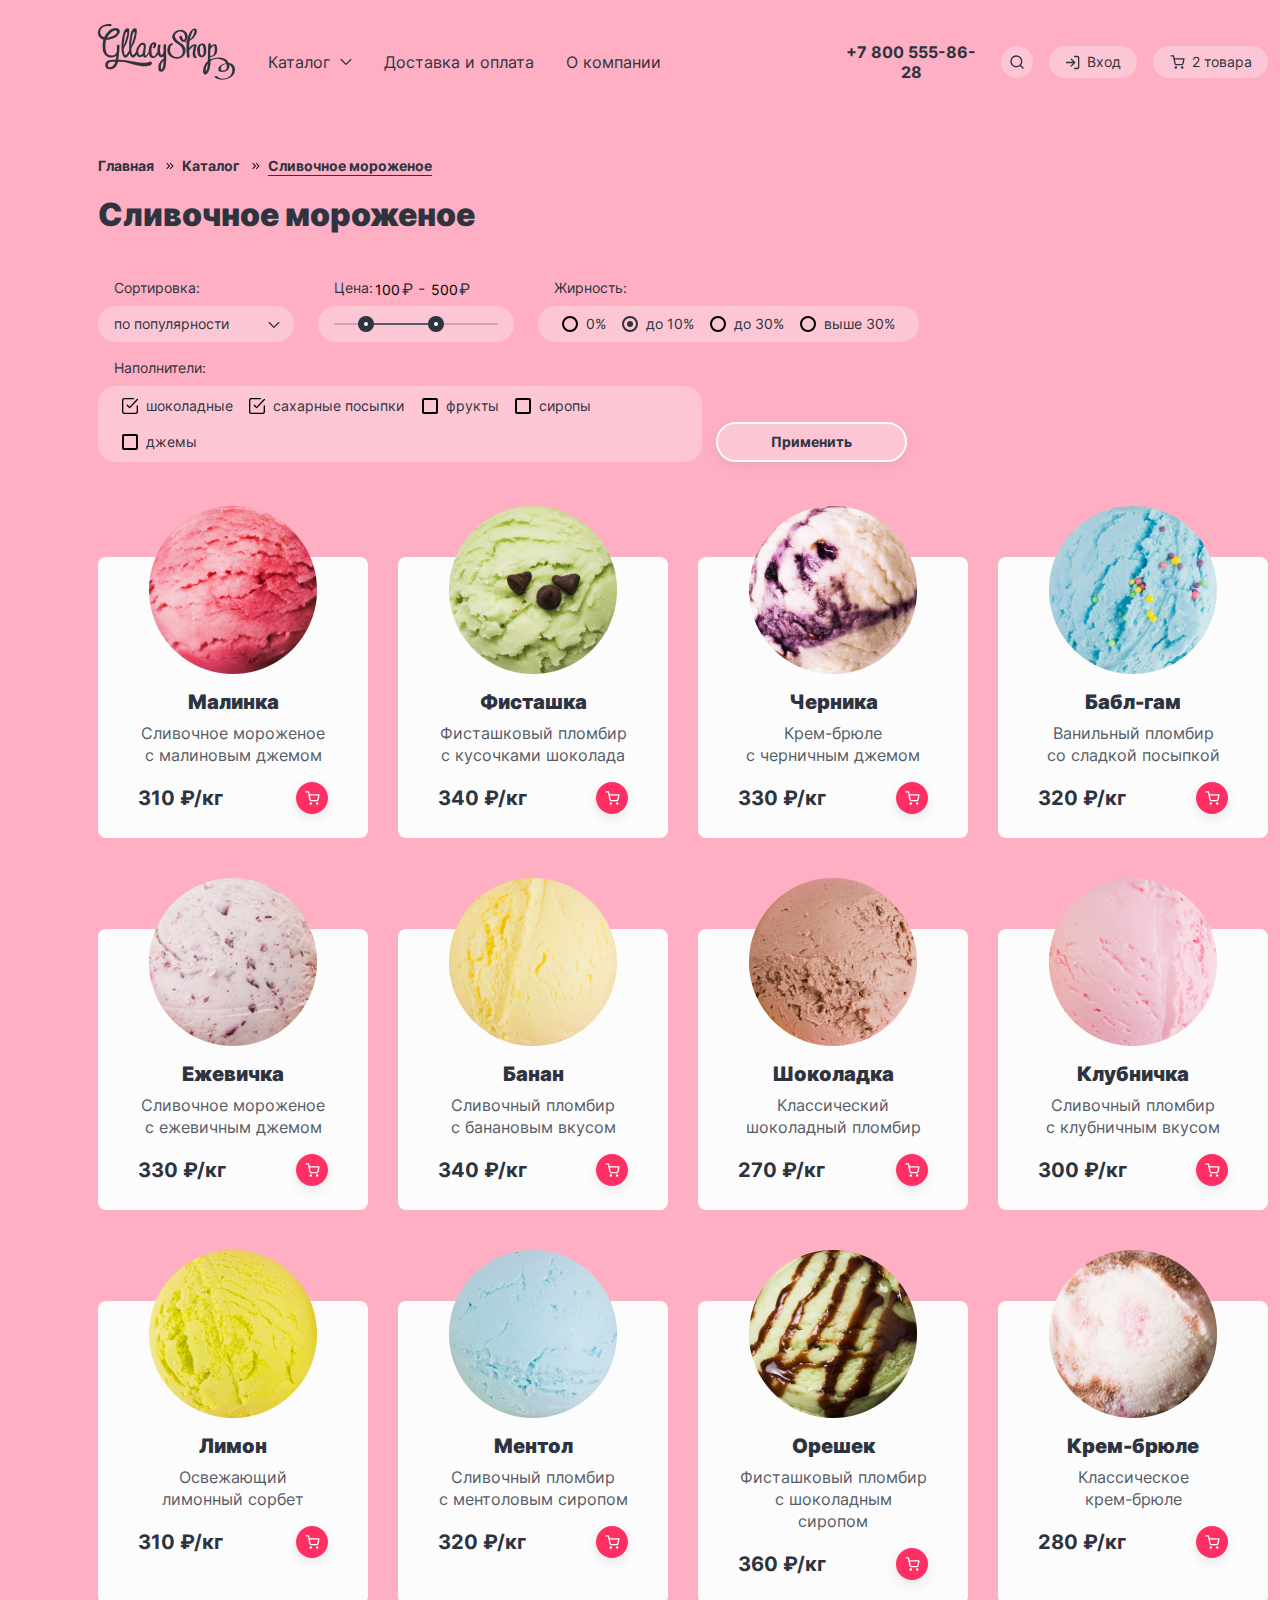
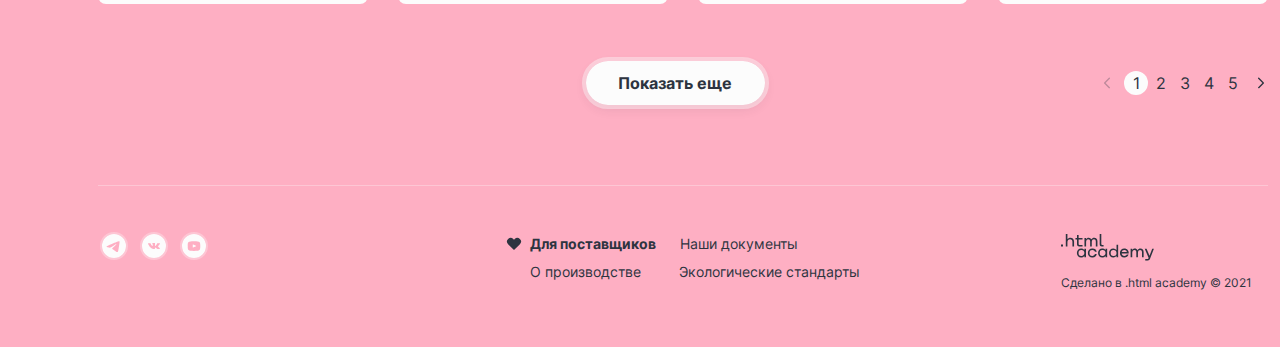
<file: catalog.html>
<!DOCTYPE html>
<html lang="ru">

  <head>
    <meta charset="utf-8">
    <title>HTML Academy: Глейси</title>
    <link rel="stylesheet" href="styles/styles.css">
    <link rel="icon" type="image/png" sizes="32x32" href="images/favicon.png">
  </head>

  <body class="strawberry-color">
    <header class="page-header">
      <nav class="header-navigation">
        <a class="header-link" href="#">
          <img class="header-link-logo" src="images/logo_glacey.svg" width="137" height="56"
            alt="Логотип магазина мороженого Глейси.">
        </a>
        <ul class="header-navigation-list list-left">
          <li class="header-navigation-item">
            <a class="header-navigation-link link-right link-catalog" href="#">
              <svg class="icon-link-catalog" aria-hidden="true" focusable="false" width="12" height="6"
                viewBox="0 0 12 6" fill="currentColor" xmlns="http://www.w3.org/2000/svg">
                <path fill-rule="evenodd" clip-rule="evenodd"
                  d="M1.8.2a.67.67 0 1 0-.93.94L5.53 5.8a.66.66 0 0 0 .95 0l4.66-4.66A.67.67 0 1 0 10.2.2L6 4.39 1.8.19Z"
                  fill="currentColor" />
              </svg>Каталог</a>
            <div class="popup-catalog">
              <h2 class="title title-popup-catalog">Новинки</h2>
              <div class="popup-catalog-content">
                <ul class="popup-catalog-list">
                  <li class="popup-catalog-item">
                    <a class="popup-catalog-link popup-catalog-active" href="#">Сливочное</a>
                  </li>
                  <li class="popup-catalog-item">
                    <a class="popup-catalog-link" href="#">Щербеты</a>
                  </li>
                  <li class="popup-catalog-item">
                    <a class="popup-catalog-link" href="#">Фруктовый лед</a>
                  </li>
                  <li class="popup-catalog-item">
                    <a class="popup-catalog-link" href="#">Мелорин</a>
                  </li>
                </ul>
              </div>
            </div>
          </li>
          <li class="header-navigation-item">
            <a class="header-navigation-link link-right link-delivery" href="#">Доставка и оплата</a>
          </li>
          <li class="header-navigation-item">
            <a class="header-navigation-link link-right ink-about" href="#">О компании</a>
          </li>
        </ul>
        <ul class="header-navigation-list list-right">
          <li class="header-navigation-item item-phone">
            <a class="header-navigation-link link-phone" href="tel:+78005558628">+7 800 555-86-28</a>
          </li>
          <li class="header-navigation-item item-search">
            <a class="header-navigation-link link-left link-search" href="#">
              <svg class="icon-link-search" aria-hidden="true" focusable="false" width="14" height="14"
                viewBox="0 0 14 14" fill="currentColor" xmlns="http://www.w3.org/2000/svg">
                <path fill-rule="evenodd" clip-rule="evenodd"
                  d="M1.66 6.33a4.67 4.67 0 1 1 9.34 0 4.67 4.67 0 0 1-9.34 0Zm8.42 4.69a6 6 0 1 1 .94-.94l2.45 2.45a.67.67 0 1 1-.94.94l-2.45-2.45Z"
                  fill="currentColor" />
              </svg>
              <span class="visually-hidden">Поиск</span>
            </a>
            <div class="popup-search">
              <h2 class="visually-hidden">Поиск по сайту</h2>
              <div class="popup-search-content">
                <form class="popup-search-form" action="https://echo.htmlacademy.ru/" method="post">
                  <label class="label-form-search">
                    <span class="visually-hidden">Поле для ввода текста.</span>
                    <input class="field form-search-field" placeholder="Поиск по сайту" type="text"
                      id="label-form-search" name="lebel-form-search">
                  </label>
                </form>
              </div>
            </div>
          </li>
          <li class="header-navigation-item item-in">
            <a class="header-navigation-link link-left link-in" href="#">
              <svg class="icon-link-in" aria-hidden="true" focusable="false" width="14" height="15" viewBox="0 0 14 15"
                fill="currentColor" xmlns="http://www.w3.org/2000/svg">
                <path fill-rule="evenodd" clip-rule="evenodd"
                  d="M8 1.52c0-.36.3-.66.67-.66h2.66a2 2 0 0 1 2 2v9.33a2 2 0 0 1-2 2H8.67a.67.67 0 0 1 0-1.33h2.66a.67.67 0 0 0 .67-.67V2.86a.67.67 0 0 0-.67-.67H8.67A.67.67 0 0 1 8 1.52Zm-3.14 2.2a.67.67 0 0 1 .94 0l3.33 3.33a.67.67 0 0 1 .2.47.66.66 0 0 1-.2.48L5.8 11.33a.67.67 0 1 1-.94-.94l2.2-2.2H.66a.67.67 0 1 1 0-1.33h6.4l-2.2-2.2a.67.67 0 0 1 0-.94Z"
                  fill="currentColor" />
              </svg>Вход</a>
            <div class="popup-in">
              <h2 class="title title-popup-in">Личный кабинет</h2>
              <div class="popup-in-content">
                <div class="field-in-group">
                  <label class="visually-hidden" for="in-mail-name">Логин</label>
                  <input class="field in-form-field field-login" type="email" id="in-mail-name" name="in-mail-name"
                    placeholder="email@example.com" required>
                </div>
                <div class="field-in-group">
                  <label class="visually-hidden" for="password-user">Логин</label>
                  <input class="field in-form-field field-password" type="password" id="password-user"
                    name="password-user" placeholder="123456">
                </div>
                <div class="link-in-wrapper">
                  <a class="button in-form-button" href="#">Войти</a>
                  <div class="form-in-wrapper">
                    <a class="link-in-form" href="#">Забыли пароль?</a>
                    <a class="link-in-form" href="#">Регистрация</a>
                  </div>
                </div>
              </div>
            </div>
          </li>
          <li class="header-navigation-item item-basket">
            <a class="header-navigation-link link-left link-basket basket-full" href="#">
              <svg class="icon-link-basket" aria-hidden="true" focusable="false" width="15" height="14"
                viewBox="0 0 15 14" fill="currentColor" xmlns="http://www.w3.org/2000/svg">
                <path fill-rule="evenodd" clip-rule="evenodd"
                  d="M1.17.25a.67.67 0 1 0 0 1.33h1.77l.47 2.34v.05l.97 4.84a1.83 1.83 0 0 0 1.82 1.46h5.62a1.83 1.83 0 0 0 1.82-1.46V8.8l.93-4.86a.67.67 0 0 0-.66-.8h-9.3L4.14.8a.67.67 0 0 0-.66-.54H1.17Zm4.52 8.3-.81-4.07h8.23l-.78 4.07a.5.5 0 0 1-.49.4H6.18a.5.5 0 0 1-.49-.4ZM4.56 12.5a1.25 1.25 0 1 1 2.49 0 1.25 1.25 0 0 1-2.5 0Zm6.37 0a1.25 1.25 0 1 1 2.5 0 1.25 1.25 0 0 1-2.5 0Z"
                  fill="currentColor" />
              </svg>2 товара</a>
            <div class="popup-basket">
              <div class="popup-basket-content-full">
                <h2 class="title title-popup-basket">Корзина</h2>
                <ul class="cart-items-list">
                  <li class="cart-item">
                    <a class="popup-cart-link" href="#">
                      <img class="popup-cart-image" src="images/icecream/circle_raspberry.png" width="46" height="46"
                        alt="Сливочное мороженое с малиновым джемом.">
                      <div class="popup-cart-wrapper">
                        <h3 class="title title-basket-popup">Малинка</h3>
                        <span class="popup-basket-unit">1 кг х 310 ₽</span>
                      </div>
                      <span class="popup-basket-price">310 ₽</span>
                    </a>
                    <button class="popup-close-button" type="button">
                      <svg class="basket-close-logo" aria-hidden="true" focusable="false" width="10" height="10"
                        viewBox="0 0 10 10" fill="currentColor" xmlns="http://www.w3.org/2000/svg">
                        <path fill-rule="evenodd" clip-rule="evenodd"
                          d="M9.8 1.14A.67.67 0 1 0 8.86.2L5 4.06 1.14.2a.67.67 0 1 0-.94.94L4.06 5 .2 8.86a.67.67 0 0 0 .94.94L5 5.94 8.86 9.8a.67.67 0 1 0 .94-.94L5.94 5 9.8 1.14Z"
                          fill="currentColor" />
                      </svg>
                      <span class="visually-hidden">Закрыть</span>
                    </button>
                  </li>
                  <li class="cart-item">
                    <a class="popup-cart-link" href="#">
                      <img class="popup-cart-image" src="images/icecream/circle_bubble-gum.png" width="46" height="46"
                        alt="Ванильный пломбир со сладкой посыпкой.">
                      <div class="popup-cart-wrapper">
                        <h3 class="title title-basket-popup">Бабл-гам</h3>
                        <span class="popup-basket-unit">1,5 кг х 320 ₽</span>
                      </div>
                      <span class="popup-basket-price">480 ₽</span>
                    </a>
                    <button class="popup-close-button" type="button">
                      <svg class="basket-close-logo" aria-hidden="true" focusable="false" width="10" height="10"
                        viewBox="0 0 10 10" fill="currentColor" xmlns="http://www.w3.org/2000/svg">
                        <path fill-rule="evenodd" clip-rule="evenodd"
                          d="M9.8 1.14A.67.67 0 1 0 8.86.2L5 4.06 1.14.2a.67.67 0 1 0-.94.94L4.06 5 .2 8.86a.67.67 0 0 0 .94.94L5 5.94 8.86 9.8a.67.67 0 1 0 .94-.94L5.94 5 9.8 1.14Z"
                          fill="currentColor" />
                      </svg>
                      <span class="visually-hidden">Закрыть</span>
                    </button>
                  </li>
                </ul>
                <div class="decoration-wrapper">
                  <a class="button button-basket-popup" href="#">Оформить заказ</a>
                  <span class="total-basket-popup">Итого: 790 ₽</span>
                </div>
              </div>
              <div class="popup-basket-content-empty">
                <span class="popup-empty-content">Ваша корзина пока пуста</span>
              </div>
            </div>
          </li>
        </ul>
      </nav>
    </header>
    <main class="main-container-index main-inner">
      <h1 class="visually-hidden">
        Приветствуем Вас на странице каталога интернет-магазина Глейси!
      </h1>
      <header class="header-inner">
        <ul class="breadcrumbs">
          <li class="breadcrumbs-item">
            <a class="breadcrumbs-link breadcrumbs-main" href="index.html">Главная</a>
          </li>
          <li class="breadcrumbs-item">
            <a class="breadcrumbs-link breadcrumbs-catalog" href="#">Каталог</a>
          </li>
          <li class="breadcrumbs-item">
            <a class="breadcrumbs-link breadcrumbs-variety breadcrumbs-active" href="#">Сливочное мороженое</a>
          </li>
        </ul>
      </header>
      <h2 class="title title-catalog">Сливочное мороженое</h2>
      <section class="catalog-products">
        <h2 class="visually-hidden">Каталог мороженого с фильтрами.</h2>
        <form class="catalog-filter" action="https://echo.htmlacademy.ru/" method="get">
          <h3 class="visually-hidden">Сортировка мороженого по критериям</h3>
          <div class="select-container">
            <h4 class="title select-subtitle">Сортировка:</h4>
            <select class="select-control" aria-label="Сортировка">
              <option value="popular">по популярности</option>
              <option value="price">по цене</option>
              <option value="taste">по вкусу</option>
            </select>
          </div>
          <fieldset class="catalog-filter-group group-price">
            <legend class="visually-hidden">Сортировка по цене мороженого</legend>
            <div class="range-wrapper">
              <h4 class="title catalog-filter-title">Цена:</h4>
              <div class="range">
                <div class="range-wrapper-inputs">
                  <label class="catalog-filter-label">
                    <input class="range-input input-min" type="number" value="100" name="min-price">₽ -
                  </label>
                  <label class="catalog-filter-label">
                    <input class="range-input input-max" type="number" value="500" name="max-price">₽
                  </label>
                </div>
              </div>
            </div>
            <div class="scale-wrapper">
              <div class="range-scale">
                <div class="range-bar" style="left: 30px; width: 74px;">
                  <button class="range-toggle toggle-min" type="button">
                    <span class="visually-hidden">Изменить минимальную цену.</span>
                  </button>
                  <button class="range-toggle toggle-max" type="button">
                    <span class="visually-hidden">Изменить максимальную цену.</span>
                  </button>
                </div>
              </div>
            </div>
          </fieldset>
          <fieldset class="catalog-filter-group group-fat">
            <legend class="title catalog-filter-title">Жирность:</legend>
            <ul class="catalog-filter-list list-fat">
              <li class="catalog-filter-item item-fat">
                <label class="control">
                  <input class="visually-hidden control-input" type="radio" name="type-of-fat" value="fat-0%">
                  <span class="control-mark"></span>
                  <span class="control-label">0%</span>
                </label>
              </li>
              <li class="catalog-filter-item item-fat">
                <label class="control">
                  <input class="visually-hidden control-input" type="radio" name="type-of-fat" value="афе-10%" checked>
                  <span class="control-mark"></span>
                  <span class="control-label">до 10%</span>
                </label>
              </li>
              <li class="catalog-filter-item item-fat">
                <label class="control">
                  <input class="visually-hidden control-input" type="radio" name="type-of-fat" value="fat-before-30%">
                  <span class="control-mark"></span>
                  <span class="control-label">до 30%</span>
                </label>
              </li>
              <li class="catalog-filter-item item-fat">
                <label class="control">
                  <input class="visually-hidden control-input" type="radio" name="type-of-fat" value="fat-above-30%">
                  <span class="control-mark"></span>
                  <span class="control-label">выше 30%</span>
                </label>
              </li>
            </ul>
          </fieldset>
          <fieldset class="catalog-filter-group group-fillers">
            <legend class="title catalog-filter-title">Наполнители:</legend>
            <ul class="catalog-filter-list list-fillers">
              <li class="catalog-filter-item">
                <label class="control">
                  <input class="visually-hidden control-input" type="checkbox" name="chocolate" checked>
                  <span class="control-mark"></span>
                  <span class="control-label">шоколадные</span>
                </label>
              </li>
              <li class="catalog-filter-item">
                <label class="control">
                  <input class="visually-hidden control-input" type="checkbox" name="sugar-sprinkles" checked>
                  <span class="control-mark"></span>
                  <span class="control-label label-sugar">сахарные посыпки</span>
                </label>
              </li>
              <li class="catalog-filter-item">
                <label class="control">
                  <input class="visually-hidden control-input" type="checkbox" name="fruits">
                  <span class="control-mark"></span>
                  <span class="control-label">фрукты</span>
                </label>
              </li>
              <li class="catalog-filter-item">
                <label class="control">
                  <input class="visually-hidden control-input" type="checkbox" name="syrups">
                  <span class="control-mark"></span>
                  <span class="control-label">сиропы</span>
                </label>
              </li>
              <li class="catalog-filter-item">
                <label class="control">
                  <input class="visually-hidden control-input" type="checkbox" name="jams">
                  <span class="control-mark"></span>
                  <span class="control-label">джемы</span>
                </label>
              </li>
            </ul>
          </fieldset>
          <button class="button button-show-sorting" type="submit">Применить</button>
        </form>
        <div class="products-container">
          <h3 class="visually-hidden">Список мороженого подпадающего под выбранные критерии</h3>
          <ul class="product-list">
            <li class="product-card">
              <div class="product-card-wrapper">
                <img class="product-card-image" src="images/icecream/circle_raspberry.png" width="168" height="168"
                  alt="">
                <h4 class="title title-product-card">Малинка</h4>
                <p class="product-card-description">Сливочное мороженое с малиновым джемом</p>
                <div class="product-price-wrapper">
                  <p class="product-card-price">310 ₽/кг</p>
                  <button class="button button-product-card" type="button">
                    <svg class="icon-product-card" aria-hidden="true" focusable="false" width="15" height="14"
                      viewBox="0 0 15 14" fill="currentColor" xmlns="http://www.w3.org/2000/svg">
                      <path fill-rule="evenodd" clip-rule="evenodd"
                        d="M1.17.25a.67.67 0 1 0 0 1.33h1.77l.47 2.34v.05l.97 4.84a1.83 1.83 0 0 0 1.82 1.46h5.62a1.83 1.83 0 0 0 1.82-1.46V8.8l.93-4.86a.67.67 0 0 0-.66-.8h-9.3L4.14.8a.67.67 0 0 0-.66-.54H1.17Zm4.52 8.3-.81-4.07h8.23l-.78 4.07a.5.5 0 0 1-.49.4H6.18a.5.5 0 0 1-.49-.4ZM4.56 12.5a1.25 1.25 0 1 1 2.49 0 1.25 1.25 0 0 1-2.5 0Zm6.37 0a1.25 1.25 0 1 1 2.5 0 1.25 1.25 0 0 1-2.5 0Z"
                        fill="currentColor" />
                    </svg>
                    <span class="visually-hidden">В корзину</span>
                  </button>
                </div>
              </div>
            </li>
            <li class="product-card">
              <div class="product-card-wrapper">
                <img class="product-card-image" src="images/icecream/circle_pistachio.png" width="168" height="168"
                  alt="">
                <h4 class="title title-product-card">Фисташка</h4>
                <p class="product-card-description">Фисташковый пломбир с кусочками шоколада</p>
                <div class="product-price-wrapper">
                  <p class="product-card-price">340 ₽/кг</p>
                  <button class="button button-product-card" type="button">
                    <svg class="icon-product-card" aria-hidden="true" focusable="false" width="15" height="14"
                      viewBox="0 0 15 14" fill="currentColor" xmlns="http://www.w3.org/2000/svg">
                      <path fill-rule="evenodd" clip-rule="evenodd"
                        d="M1.17.25a.67.67 0 1 0 0 1.33h1.77l.47 2.34v.05l.97 4.84a1.83 1.83 0 0 0 1.82 1.46h5.62a1.83 1.83 0 0 0 1.82-1.46V8.8l.93-4.86a.67.67 0 0 0-.66-.8h-9.3L4.14.8a.67.67 0 0 0-.66-.54H1.17Zm4.52 8.3-.81-4.07h8.23l-.78 4.07a.5.5 0 0 1-.49.4H6.18a.5.5 0 0 1-.49-.4ZM4.56 12.5a1.25 1.25 0 1 1 2.49 0 1.25 1.25 0 0 1-2.5 0Zm6.37 0a1.25 1.25 0 1 1 2.5 0 1.25 1.25 0 0 1-2.5 0Z"
                        fill="currentColor" />
                    </svg>
                    <span class="visually-hidden">В корзину</span>
                  </button>
                </div>
              </div>
            </li>
            <li class="product-card">
              <div class="product-card-wrapper">
                <img class="product-card-image" src="images/icecream/circle_blueberry.png" width="168" height="168"
                  alt="">
                <h4 class="title title-product-card">Черника</h4>
                <p class="product-card-description">Крем-брюле<br>с черничным джемом</p>
                <div class="product-price-wrapper">
                  <p class="product-card-price">330 ₽/кг</p>
                  <button class="button button-product-card" type="button">
                    <svg class="icon-product-card" aria-hidden="true" focusable="false" width="15" height="14"
                      viewBox="0 0 15 14" fill="currentColor" xmlns="http://www.w3.org/2000/svg">
                      <path fill-rule="evenodd" clip-rule="evenodd"
                        d="M1.17.25a.67.67 0 1 0 0 1.33h1.77l.47 2.34v.05l.97 4.84a1.83 1.83 0 0 0 1.82 1.46h5.62a1.83 1.83 0 0 0 1.82-1.46V8.8l.93-4.86a.67.67 0 0 0-.66-.8h-9.3L4.14.8a.67.67 0 0 0-.66-.54H1.17Zm4.52 8.3-.81-4.07h8.23l-.78 4.07a.5.5 0 0 1-.49.4H6.18a.5.5 0 0 1-.49-.4ZM4.56 12.5a1.25 1.25 0 1 1 2.49 0 1.25 1.25 0 0 1-2.5 0Zm6.37 0a1.25 1.25 0 1 1 2.5 0 1.25 1.25 0 0 1-2.5 0Z"
                        fill="currentColor" />
                    </svg>
                    <span class="visually-hidden">В корзину</span>
                  </button>
                </div>
              </div>
            </li>
            <li class="product-card">
              <div class="product-card-wrapper">
                <img class="product-card-image" src="images/icecream/circle_bubble-gum.png" width="168" height="168"
                  alt="">
                <h4 class="title title-product-card">Бабл-гам</h4>
                <p class="product-card-description">Ванильный пломбир<br>со сладкой посыпкой</p>
                <div class="product-price-wrapper">
                  <p class="product-card-price">320 ₽/кг</p>
                  <button class="button button-product-card" type="button">
                    <svg class="icon-product-card" aria-hidden="true" focusable="false" width="15" height="14"
                      viewBox="0 0 15 14" fill="currentColor" xmlns="http://www.w3.org/2000/svg">
                      <path fill-rule="evenodd" clip-rule="evenodd"
                        d="M1.17.25a.67.67 0 1 0 0 1.33h1.77l.47 2.34v.05l.97 4.84a1.83 1.83 0 0 0 1.82 1.46h5.62a1.83 1.83 0 0 0 1.82-1.46V8.8l.93-4.86a.67.67 0 0 0-.66-.8h-9.3L4.14.8a.67.67 0 0 0-.66-.54H1.17Zm4.52 8.3-.81-4.07h8.23l-.78 4.07a.5.5 0 0 1-.49.4H6.18a.5.5 0 0 1-.49-.4ZM4.56 12.5a1.25 1.25 0 1 1 2.49 0 1.25 1.25 0 0 1-2.5 0Zm6.37 0a1.25 1.25 0 1 1 2.5 0 1.25 1.25 0 0 1-2.5 0Z"
                        fill="currentColor" />
                    </svg>
                    <span class="visually-hidden">В корзину</span>
                  </button>
                </div>
              </div>
            </li>
            <li class="product-card">
              <div class="product-card-wrapper">
                <img class="product-card-image" src="images/icecream/circle_blackberry.png" width="168" height="168"
                  alt="">
                <h4 class="title title-product-card">Ежевичка</h4>
                <p class="product-card-description">Сливочное мороженое с ежевичным джемом</p>
                <div class="product-price-wrapper">
                  <p class="product-card-price">330 ₽/кг</p>
                  <button class="button button-product-card" type="button">
                    <svg class="icon-product-card" aria-hidden="true" focusable="false" width="15" height="14"
                      viewBox="0 0 15 14" fill="currentColor" xmlns="http://www.w3.org/2000/svg">
                      <path fill-rule="evenodd" clip-rule="evenodd"
                        d="M1.17.25a.67.67 0 1 0 0 1.33h1.77l.47 2.34v.05l.97 4.84a1.83 1.83 0 0 0 1.82 1.46h5.62a1.83 1.83 0 0 0 1.82-1.46V8.8l.93-4.86a.67.67 0 0 0-.66-.8h-9.3L4.14.8a.67.67 0 0 0-.66-.54H1.17Zm4.52 8.3-.81-4.07h8.23l-.78 4.07a.5.5 0 0 1-.49.4H6.18a.5.5 0 0 1-.49-.4ZM4.56 12.5a1.25 1.25 0 1 1 2.49 0 1.25 1.25 0 0 1-2.5 0Zm6.37 0a1.25 1.25 0 1 1 2.5 0 1.25 1.25 0 0 1-2.5 0Z"
                        fill="currentColor" />
                    </svg>
                    <span class="visually-hidden">В корзину</span>
                  </button>
                </div>
              </div>
            </li>
            <li class="product-card">
              <div class="product-card-wrapper">
                <img class="product-card-image" src="images/icecream/circle_banana.png" width="168" height="168" alt="">
                <h4 class="title title-product-card">Банан</h4>
                <p class="product-card-description">Сливочный пломбир<br>с банановым вкусом</p>
                <div class="product-price-wrapper">
                  <p class="product-card-price">340 ₽/кг</p>
                  <button class="button button-product-card" type="button">
                    <svg class="icon-product-card" aria-hidden="true" focusable="false" width="15" height="14"
                      viewBox="0 0 15 14" fill="currentColor" xmlns="http://www.w3.org/2000/svg">
                      <path fill-rule="evenodd" clip-rule="evenodd"
                        d="M1.17.25a.67.67 0 1 0 0 1.33h1.77l.47 2.34v.05l.97 4.84a1.83 1.83 0 0 0 1.82 1.46h5.62a1.83 1.83 0 0 0 1.82-1.46V8.8l.93-4.86a.67.67 0 0 0-.66-.8h-9.3L4.14.8a.67.67 0 0 0-.66-.54H1.17Zm4.52 8.3-.81-4.07h8.23l-.78 4.07a.5.5 0 0 1-.49.4H6.18a.5.5 0 0 1-.49-.4ZM4.56 12.5a1.25 1.25 0 1 1 2.49 0 1.25 1.25 0 0 1-2.5 0Zm6.37 0a1.25 1.25 0 1 1 2.5 0 1.25 1.25 0 0 1-2.5 0Z"
                        fill="currentColor" />
                    </svg>
                    <span class="visually-hidden">В корзину</span>
                  </button>
                </div>
              </div>
            </li>
            <li class="product-card">
              <div class="product-card-wrapper">
                <img class="product-card-image" src="images/icecream/circle_chocolate.png" width="168" height="168"
                  alt="">
                <h4 class="title title-product-card">Шоколадка</h4>
                <p class="product-card-description">Классический шоколадный пломбир</p>
                <div class="product-price-wrapper">
                  <p class="product-card-price">270 ₽/кг</p>
                  <button class="button button-product-card" type="button">
                    <svg class="icon-product-card" aria-hidden="true" focusable="false" width="15" height="14"
                      viewBox="0 0 15 14" fill="currentColor" xmlns="http://www.w3.org/2000/svg">
                      <path fill-rule="evenodd" clip-rule="evenodd"
                        d="M1.17.25a.67.67 0 1 0 0 1.33h1.77l.47 2.34v.05l.97 4.84a1.83 1.83 0 0 0 1.82 1.46h5.62a1.83 1.83 0 0 0 1.82-1.46V8.8l.93-4.86a.67.67 0 0 0-.66-.8h-9.3L4.14.8a.67.67 0 0 0-.66-.54H1.17Zm4.52 8.3-.81-4.07h8.23l-.78 4.07a.5.5 0 0 1-.49.4H6.18a.5.5 0 0 1-.49-.4ZM4.56 12.5a1.25 1.25 0 1 1 2.49 0 1.25 1.25 0 0 1-2.5 0Zm6.37 0a1.25 1.25 0 1 1 2.5 0 1.25 1.25 0 0 1-2.5 0Z"
                        fill="currentColor" />
                    </svg>
                    <span class="visually-hidden">В корзину</span>
                  </button>
                </div>
              </div>
            </li>
            <li class="product-card">
              <div class="product-card-wrapper">
                <img class="product-card-image" src="images/icecream/circle_strawberry.png" width="168" height="168"
                  alt="">
                <h4 class="title title-product-card">Клубничка</h4>
                <p class="product-card-description">Сливочный пломбир<br>с клубничным вкусом</p>
                <div class="product-price-wrapper">
                  <p class="product-card-price">300 ₽/кг</p>
                  <button class="button button-product-card" type="button">
                    <svg class="icon-product-card" aria-hidden="true" focusable="false" width="15" height="14"
                      viewBox="0 0 15 14" fill="currentColor" xmlns="http://www.w3.org/2000/svg">
                      <path fill-rule="evenodd" clip-rule="evenodd"
                        d="M1.17.25a.67.67 0 1 0 0 1.33h1.77l.47 2.34v.05l.97 4.84a1.83 1.83 0 0 0 1.82 1.46h5.62a1.83 1.83 0 0 0 1.82-1.46V8.8l.93-4.86a.67.67 0 0 0-.66-.8h-9.3L4.14.8a.67.67 0 0 0-.66-.54H1.17Zm4.52 8.3-.81-4.07h8.23l-.78 4.07a.5.5 0 0 1-.49.4H6.18a.5.5 0 0 1-.49-.4ZM4.56 12.5a1.25 1.25 0 1 1 2.49 0 1.25 1.25 0 0 1-2.5 0Zm6.37 0a1.25 1.25 0 1 1 2.5 0 1.25 1.25 0 0 1-2.5 0Z"
                        fill="currentColor" />
                    </svg>
                    <span class="visually-hidden">В корзину</span>
                  </button>
                </div>
              </div>
            </li>
            <li class="product-card">
              <div class="product-card-wrapper">
                <img class="product-card-image" src="images/icecream/circle_lemon.png" width="168" height="168" alt="">
                <h4 class="title title-product-card">Лимон</h4>
                <p class="product-card-description">Освежающий лимонный сорбет</p>
                <div class="product-price-wrapper">
                  <p class="product-card-price">310 ₽/кг</p>
                  <button class="button button-product-card" type="button">
                    <svg class="icon-product-card" aria-hidden="true" focusable="false" width="15" height="14"
                      viewBox="0 0 15 14" fill="currentColor" xmlns="http://www.w3.org/2000/svg">
                      <path fill-rule="evenodd" clip-rule="evenodd"
                        d="M1.17.25a.67.67 0 1 0 0 1.33h1.77l.47 2.34v.05l.97 4.84a1.83 1.83 0 0 0 1.82 1.46h5.62a1.83 1.83 0 0 0 1.82-1.46V8.8l.93-4.86a.67.67 0 0 0-.66-.8h-9.3L4.14.8a.67.67 0 0 0-.66-.54H1.17Zm4.52 8.3-.81-4.07h8.23l-.78 4.07a.5.5 0 0 1-.49.4H6.18a.5.5 0 0 1-.49-.4ZM4.56 12.5a1.25 1.25 0 1 1 2.49 0 1.25 1.25 0 0 1-2.5 0Zm6.37 0a1.25 1.25 0 1 1 2.5 0 1.25 1.25 0 0 1-2.5 0Z"
                        fill="currentColor" />
                    </svg>
                    <span class="visually-hidden">В корзину</span>
                  </button>
                </div>
              </div>
            </li>
            <li class="product-card">
              <div class="product-card-wrapper">
                <img class="product-card-image" src="images/icecream/circle_menthol.png" width="168" height="168"
                  alt="">
                <h4 class="title title-product-card">Ментол</h4>
                <p class="product-card-description">Сливочный пломбир<br>с ментоловым сиропом</p>
                <div class="product-price-wrapper">
                  <p class="product-card-price">320 ₽/кг</p>
                  <button class="button button-product-card" type="button">
                    <svg class="icon-product-card" aria-hidden="true" focusable="false" width="15" height="14"
                      viewBox="0 0 15 14" fill="currentColor" xmlns="http://www.w3.org/2000/svg">
                      <path fill-rule="evenodd" clip-rule="evenodd"
                        d="M1.17.25a.67.67 0 1 0 0 1.33h1.77l.47 2.34v.05l.97 4.84a1.83 1.83 0 0 0 1.82 1.46h5.62a1.83 1.83 0 0 0 1.82-1.46V8.8l.93-4.86a.67.67 0 0 0-.66-.8h-9.3L4.14.8a.67.67 0 0 0-.66-.54H1.17Zm4.52 8.3-.81-4.07h8.23l-.78 4.07a.5.5 0 0 1-.49.4H6.18a.5.5 0 0 1-.49-.4ZM4.56 12.5a1.25 1.25 0 1 1 2.49 0 1.25 1.25 0 0 1-2.5 0Zm6.37 0a1.25 1.25 0 1 1 2.5 0 1.25 1.25 0 0 1-2.5 0Z"
                        fill="currentColor" />
                    </svg>
                    <span class="visually-hidden">В корзину</span>
                  </button>
                </div>
              </div>
            </li>
            <li class="product-card">
              <div class="product-card-wrapper">
                <img class="product-card-image" src="images/icecream/circle_nut.png" width="168" height="168" alt="">
                <h4 class="title title-product-card">Орешек</h4>
                <p class="product-card-description">Фисташковый пломбир с шоколадным сиропом</p>
                <div class="product-price-wrapper">
                  <p class="product-card-price">360 ₽/кг</p>
                  <button class="button button-product-card" type="button">
                    <svg class="icon-product-card" aria-hidden="true" focusable="false" width="15" height="14"
                      viewBox="0 0 15 14" fill="currentColor" xmlns="http://www.w3.org/2000/svg">
                      <path fill-rule="evenodd" clip-rule="evenodd"
                        d="M1.17.25a.67.67 0 1 0 0 1.33h1.77l.47 2.34v.05l.97 4.84a1.83 1.83 0 0 0 1.82 1.46h5.62a1.83 1.83 0 0 0 1.82-1.46V8.8l.93-4.86a.67.67 0 0 0-.66-.8h-9.3L4.14.8a.67.67 0 0 0-.66-.54H1.17Zm4.52 8.3-.81-4.07h8.23l-.78 4.07a.5.5 0 0 1-.49.4H6.18a.5.5 0 0 1-.49-.4ZM4.56 12.5a1.25 1.25 0 1 1 2.49 0 1.25 1.25 0 0 1-2.5 0Zm6.37 0a1.25 1.25 0 1 1 2.5 0 1.25 1.25 0 0 1-2.5 0Z"
                        fill="currentColor" />
                    </svg>
                    <span class="visually-hidden">В корзину</span>
                  </button>
                </div>
              </div>
            </li>
            <li class="product-card">
              <div class="product-card-wrapper">
                <img class="product-card-image" src="images/icecream/circle_creme-brulee.png" width="168" height="168"
                  alt="">
                <h4 class="title title-product-card">Крем-брюле</h4>
                <p class="product-card-description">Классическое<br>крем-брюле</p>
                <div class="product-price-wrapper">
                  <p class="product-card-price">280 ₽/кг</p>
                  <button class="button button-product-card" type="button">
                    <svg class="icon-product-card" aria-hidden="true" focusable="false" width="15" height="14"
                      viewBox="0 0 15 14" fill="currentColor" xmlns="http://www.w3.org/2000/svg">
                      <path fill-rule="evenodd" clip-rule="evenodd"
                        d="M1.17.25a.67.67 0 1 0 0 1.33h1.77l.47 2.34v.05l.97 4.84a1.83 1.83 0 0 0 1.82 1.46h5.62a1.83 1.83 0 0 0 1.82-1.46V8.8l.93-4.86a.67.67 0 0 0-.66-.8h-9.3L4.14.8a.67.67 0 0 0-.66-.54H1.17Zm4.52 8.3-.81-4.07h8.23l-.78 4.07a.5.5 0 0 1-.49.4H6.18a.5.5 0 0 1-.49-.4ZM4.56 12.5a1.25 1.25 0 1 1 2.49 0 1.25 1.25 0 0 1-2.5 0Zm6.37 0a1.25 1.25 0 1 1 2.5 0 1.25 1.25 0 0 1-2.5 0Z"
                        fill="currentColor" />
                    </svg>
                    <span class="visually-hidden">В корзину</span>
                  </button>
                </div>
              </div>
            </li>
          </ul>
        </div>
        <div class="pagination-wrapper">
          <button class=" button button-product" type="submit">Показать еще</button>
          <ul class="pagination">
            <li class="pagination-item item-back">
              <a class="pagination-link pagination-button button-back link-active" href="#">
                <svg class="icon-pagination-back" aria-hidden="true" focusable="false" width="6" height="12"
                  viewBox="0 0 6 12" fill="currentColor" xmlns="http://www.w3.org/2000/svg">
                  <path fill-rule="evenodd" clip-rule="evenodd"
                    d="M5.8 1.8a.66.66 0 1 0-.94-.94L.2 5.53a.67.67 0 0 0 0 .94l4.67 4.67a.66.66 0 1 0 .94-.94L1.6 6l4.2-4.2Z"
                    fill="currentColor" />
                </svg>
                <span class="visually-hidden">Назад</span>
              </a>
            </li>
            <li class="pagination-item item-number">
              <a class="pagination-link pagination-number number-active" href="#">1</a>
            </li>
            <li class="pagination-item item-number">
              <a class="pagination-link pagination-number" href="#">2</a>
            </li>
            <li class="pagination-item item-number">
              <a class="pagination-link pagination-number" href="#">3</a>
            </li>
            <li class="pagination-item item-number">
              <a class="pagination-link pagination-number" href="#">4</a>
            </li>
            <li class="pagination-item item-number">
              <a class="pagination-link pagination-number" href="#">5</a>
            </li>
            <li class="pagination-item item-forward">
              <a class="pagination-link pagination-button button-forward" href="#">
                <svg class="icon-pagination-forward" aria-hidden="true" focusable="false" width="6" height="12"
                  viewBox="0 0 6 12" fill="currentColor" xmlns="http://www.w3.org/2000/svg">
                  <path fill-rule="evenodd" clip-rule="evenodd"
                    d="M1.14.86a.66.66 0 1 0-.95.95L4.4 6 .2 10.2a.67.67 0 0 0 .95.94L5.8 6.48a.66.66 0 0 0 0-.94L1.15.86Z"
                    fill="currentColor" />
                </svg>
                <span class="visually-hidden">Вперёд</span>
              </a>
            </li>
          </ul>
        </div>
      </section>
    </main>
    <footer class="page-footer">
      <section class="footer-chapter footer-social">
        <h2 class="visually-hidden">Давайте дружить!</h2>
        <ul class="footer-social-list">
          <li class="footer-social-item">
            <a class="footer-social-link social-tg" href="https://t.me/htmlacademy">
              <svg class="icon-footer icon-telegramm" aria-hidden="true" focusable="false" width="16" height="16"
                viewBox="0 0 16 16" fill="currentColor" xmlns="http://www.w3.org/2000/svg">
                <path fill-rule="evenodd" clip-rule="evenodd"
                  d="M16 8A8 8 0 1 1 0 8a8 8 0 0 1 16 0ZM8.29 5.9c-.78.33-2.34 1-4.67 2.02-.38.15-.58.3-.6.44-.02.24.28.34.7.47l.17.05c.4.14.96.3 1.24.3.26 0 .55-.1.87-.32a82.12 82.12 0 0 1 3.38-2.23c.05-.01.12-.03.16.01.05.04.04.12.04.14a22.62 22.62 0 0 1-2.2 2.16l-.2.18c-.37.37-.66.64.02 1.1.33.2.6.38.85.56a59.64 59.64 0 0 0 1.2.82c.34.23.64.45 1 .41.22-.02.44-.22.55-.82.27-1.41.79-4.48.9-5.75.02-.1.01-.21 0-.31a.34.34 0 0 0-.12-.22.52.52 0 0 0-.3-.1c-.31.01-.77.17-3 1.1Z"
                  fill="currentColor" />
              </svg>
              <span class="visually-hidden">Телеграмм</span>
            </a>
          </li>
          <li class="footer-social-item">
            <a class="footer-social-link social-vk" href="https://vk.com/htmlacademy">
              <svg class="icon-footer icon-vkontakte" aria-hidden="true" focusable="false" width="16" height="16"
                viewBox="0 0 16 16" fill="currentColor" xmlns="http://www.w3.org/2000/svg">
                <path fill-rule="evenodd" clip-rule="evenodd"
                  d="M16 8A8 8 0 1 1 0 8a8 8 0 0 1 16 0ZM8.4 9.98H7.9s-1.05.06-1.98-.79c-1.01-.92-1.9-2.76-1.9-2.76s-.06-.12 0-.18.23-.07.23-.07H5.4s.11.01.19.06c.06.04.1.12.1.12s.18.4.43.78c.47.72.7.88.86.8.24-.11.16-1.02.16-1.02s0-.33-.11-.48c-.1-.11-.28-.14-.36-.15-.06-.01.04-.14.18-.2.2-.09.57-.1 1-.09.33 0 .43.02.56.05.3.06.3.27.27.71a9.7 9.7 0 0 0-.01.6c-.01.22-.02.48.15.58.09.05.3 0 .84-.8.25-.37.44-.81.44-.81s.04-.08.11-.12c.07-.03.15-.02.15-.02h1.2s.37-.04.43.1c.06.15-.14.5-.63 1.07-.46.54-.69.75-.67.92.01.13.16.25.44.48a3.4 3.4 0 0 1 .8.8c.26.4-.3.42-.3.42l-1.06.02s-.23.04-.54-.15c-.15-.1-.3-.25-.45-.4-.23-.22-.44-.43-.62-.38-.3.08-.28.65-.28.65s0 .12-.07.18c-.07.07-.22.08-.22.08Z"
                  fill="currentColor" />
              </svg>
              <span class="visually-hidden">Вконтакте</span>
            </a>
          </li>
          <li class="footer-social-item">
            <a class="footer-social-link social-yt" href="https://www.YouTube.com/user/htmlacademyru">
              <svg class="icon-footer icon-youtube" aria-hidden="true" focusable="false" width="16" height="16"
                viewBox="0 0 16 16" fill="currentColor" xmlns="http://www.w3.org/2000/svg">
                <path
                  d="M9.34 7.86 7.46 7c-.16-.08-.3 0-.3.19v1.64c0 .18.14.27.3.2l1.88-.88c.16-.08.16-.2 0-.28ZM8 0a8 8 0 1 0 0 16A8 8 0 0 0 8 0Zm0 11.25c-4.1 0-4.17-.37-4.17-3.25S3.9 4.75 8 4.75s4.17.37 4.17 3.25-.07 3.25-4.17 3.25Z"
                  fill="currentColor" />
              </svg>
              <span class="visually-hidden">YouTube</span>
            </a>
          </li>
        </ul>
      </section>
      <section class="footer-chapter footer-about">
        <h2 class="visually-hidden">О нас</h2>
        <ul class="footer-information">
          <li class="information-about for-suppliers">
            <a class="information-link" href="#">Для поставщиков</a>
          </li>
          <li class="information-about about-documents">
            <a class="information-link" href="#">Наши документы</a>
          </li>
          <li class="information-about about-production">
            <a class="information-link" href="#">О производстве</a>
          </li>
          <li class="information-about about-ecology">
            <a class="information-link" href="#">Экологические стандарты</a>
          </li>
        </ul>
      </section>
      <section class="footer-chapter footer-copyright">
        <h2 class="visually-hidden">Сайт разработчика</h2>
        <a class="footer-copyright-site" href="https://htmlacademy.ru/">
          <svg class="footer-copyright-logo" aria-hidden="true" focusable="false" width="93" height="27"
            viewBox="0 0 93 27" fill="currentColor" xmlns="http://www.w3.org/2000/svg">
            <g clip-path="url(#a)" fill="currentColor">
              <path
                d="M0 10.42v2.08h1.99v-2.08H0ZM9.42 3.66c-1.26 0-2.28.58-2.92 1.4h-.07V0H4.79v12.5h1.64V8.21c0-1.72 1.07-2.95 2.64-2.95 1.49 0 2.35 1.11 2.35 2.6v4.64h1.65V7.57c0-2.38-1.47-3.9-3.65-3.9ZM21.53 3.9h-3.9V.88H16V3.9h-1.55v1.6h1.55v4.84c0 1.39.78 2.15 2.18 2.15h3.36v-1.61H18.5c-.55 0-.86-.32-.86-.86V5.5h3.89V3.9ZM33.25 3.68c-1.3 0-2.31.64-2.86 1.67h-.06a2.9 2.9 0 0 0-2.71-1.67c-1.14 0-2 .6-2.52 1.46h-.07V3.9h-1.58v8.59h1.65V8.09c0-1.61.84-2.8 2.12-2.83 1.21-.03 1.92.83 1.92 2.14v5.1h1.64V7.95c0-1.93 1.14-2.69 2.13-2.69 1.2 0 1.9.83 1.9 2.14v5.1h1.64V7.22c0-2.08-1.17-3.54-3.2-3.54ZM38.68 10.28c0 1.4.8 2.22 2.26 2.22h1.63v-1.6h-1.39c-.55 0-.86-.31-.86-.85V0h-1.64v10.28ZM23.38 15.94h-.07a3.75 3.75 0 0 0-3.07-1.49c-2.54-.03-4.36 1.85-4.36 4.5 0 2.68 1.85 4.56 4.34 4.53a3.66 3.66 0 0 0 3.09-1.57h.07v1.33H25v-8.55h-1.62v1.25Zm-2.91 5.95a2.83 2.83 0 0 1-2.95-2.93 2.83 2.83 0 0 1 2.95-2.94c1.75 0 2.89 1.31 2.89 2.94 0 1.6-1.14 2.93-2.9 2.93ZM35.75 17.8a4.28 4.28 0 0 0-4.36-3.35 4.37 4.37 0 0 0-4.54 4.5 4.39 4.39 0 0 0 4.54 4.53 4.3 4.3 0 0 0 4.36-3.4h-1.71a2.68 2.68 0 0 1-2.63 1.83 2.84 2.84 0 0 1-2.91-2.95 2.82 2.82 0 0 1 2.9-2.94 2.7 2.7 0 0 1 2.64 1.78h1.71ZM44.55 15.94h-.07a3.75 3.75 0 0 0-3.07-1.49c-2.54-.03-4.36 1.85-4.36 4.5 0 2.68 1.85 4.56 4.34 4.53a3.66 3.66 0 0 0 3.09-1.57h.07v1.33h1.62v-8.55h-1.62v1.25Zm-2.91 5.95a2.83 2.83 0 0 1-2.95-2.93 2.83 2.83 0 0 1 2.95-2.94c1.75 0 2.89 1.31 2.89 2.94 0 1.6-1.14 2.93-2.9 2.93ZM55.52 16.02h-.07a3.73 3.73 0 0 0-3.08-1.57c-2.5-.03-4.35 1.85-4.35 4.52 0 2.66 1.82 4.54 4.37 4.5A3.74 3.74 0 0 0 55.43 22h.09v1.25h1.63V10.8h-1.63v5.21Zm-2.9 5.89a2.83 2.83 0 0 1-2.95-2.94 2.83 2.83 0 0 1 2.94-2.93c1.75 0 2.9 1.33 2.9 2.93a2.82 2.82 0 0 1-2.9 2.94ZM63.34 14.45a4.36 4.36 0 0 0-4.43 4.52c0 2.44 1.7 4.5 4.47 4.5 2 0 3.62-1.08 4.19-2.9h-1.71c-.39.82-1.3 1.34-2.41 1.34-1.56 0-2.67-1.04-2.79-2.37h7.08c.23-2.84-1.56-5.09-4.4-5.09Zm-.03 1.57a2.6 2.6 0 0 1 2.65 2.07H60.7a2.57 2.57 0 0 1 2.61-2.07ZM79.41 14.47c-1.31 0-2.32.64-2.87 1.66h-.05c-.5-1-1.44-1.66-2.72-1.66-1.14 0-2.01.6-2.53 1.45h-.07v-1.23H69.6v8.55h1.65v-4.39c0-1.6.85-2.78 2.13-2.81 1.21-.03 1.92.83 1.92 2.12v5.08h1.65v-4.52c0-1.92 1.14-2.68 2.13-2.68 1.2 0 1.9.83 1.9 2.12v5.08h1.65v-5.25c0-2.07-1.18-3.52-3.2-3.52ZM88.5 21.87l-2.94-7.18h-1.82l3.92 9.36-.02.03c-.28.71-.59.97-1.35.97h-2.03v1.64h2.03c1.49 0 2.28-.67 2.84-2.12l3.77-9.88h-1.68l-2.72 7.18Z" />
            </g>
            <defs>
              <clipPath id="a">
                <path fill="currentColor" d="M0 0h93v26.71H0z" />
              </clipPath>
            </defs>
          </svg>
          <span class="visually-hidden">Логотип HTML Academy</span>
        </a>
        <p class="footer-about-text">Сделано в <a class="footer-link" href="https://htmlacademy.ru/">.html
            academy</a> © 2021</p>
      </section>
    </footer>
  </body>

</html>
</file>
<file: styles/styles.css>
@font-face {
  font-family: "Inter";
  font-weight: 400;
  font-style: normal;
  src: url("../fonts/inter-400.woff2") format("woff2");
  font-display: swap;
}

@font-face {
  font-family: "Inter";
  font-weight: 700;
  font-style: normal;
  src: url("../fonts/inter-700.woff2") format("woff2");
  font-display: swap;
}

@font-face {
  font-family: "Inter";
  font-weight: 900;
  font-style: normal;
  src: url("../fonts/inter-900.woff2") format("woff2");
  font-display: swap;
}

@font-face {
  font-family: "Inter";
  font-weight: 400;
  font-style: italic;
  src: url("../fonts/inter-400.woff2") format("woff2");
  font-display: swap;
}

@font-face {
  font-family: "Inter";
  font-weight: 700;
  font-style: italic;
  src: url("../fonts/inter-700.woff2") format("woff2");
  font-display: swap;
}

@font-face {
  font-family: "Inter";
  font-weight: 900;
  font-style: italic;
  src: url("../fonts/inter-900.woff2") format("woff2");
  font-display: swap;
}

html {
  height: 100%;
}

body {
  display: flex;
  flex-direction: column;
  flex-wrap: wrap;
  min-width: 1366px;
  min-height: 100%;
  margin: 0;
  font-family: "Inter", sans-serif;
  font-size: 16px;
  line-height: 22px;
  font-weight: 400;
  color: #2d3440;
  box-sizing: border-box;
}

.strawberry-color {
  background-color: #feafc3;
}

/*.banana-color {
  background-color: #69a9ff;
}

.caramel-color {
  background-color: #fcc850;
}*/

.main-container {
  flex-grow: 1;
}

.page-header {
  width: 1170px;
  margin: 0 auto;
  padding: 24px 0;
  background-color: inherit;
}

.header-navigation {
  display: flex;
  flex-wrap: wrap;
  justify-content: space-between;
  gap: 16px;
  width: 1170px;
  box-sizing: border-box;
}

.header-link {
  display: block;
  width: 137px;
  height: 56px;
}

.header-link:hover {
  opacity: 60%;
}

.header-link:focus-visible {
  outline: 2px solid #2d3440;
  border-radius: 10px;
}

.header-link:active {
  opacity: 30%;
}

.header-navigation-list {
  display: flex;
  flex-wrap: wrap;
  align-items: center;
  list-style-type: none;
  margin-block: 0;
  padding-inline: 0;
  box-sizing: border-box;
}

.list-left {
  width: 450px;
  min-height: 36px;
  padding: 10px 0;
  box-sizing: border-box;
}

.item-catalog {
  width: 117px;
  min-height: 36px;
}

.item-delivery {
  width: 179px;
  min-height: 36px;
}

.item-about {
  width: 126px;
  min-height: 36px;
}

.list-right {
  justify-content: end;
  min-width: 431px;
  gap: 16px;
  margin-left: 120px;
  min-height: 32px;
  padding: 12px 0;
  box-sizing: border-box;
}

.header-navigation-item {
  position: relative;
  display: flex;
  flex-wrap: wrap;
  align-items: center;
}

.item-phone {
  width: 148px;
}

.item-search {
  width: 32px;
  height: 32px;
  box-sizing: border-box;
}

.header-navigation-link {
  min-height: 32px;
  padding: 8px 16px;
  line-height: 20px;
  text-align: center;
  color: #2d3440;
  border-radius: 30px;
  text-decoration: none;
  box-sizing: border-box;
}

.link-catalog {
  position: relative;
  min-width: 117px;
  padding-right: 38px;
  box-sizing: border-box;
}

.icon-link-catalog {
  position: absolute;
  content: "";
  display: block;
  width: 12px;
  height: 6px;
  top: 0;
  bottom: 0;
  right: 16px;
  margin: auto;
}

.link-delivery {
  min-width: 179px;
}

.link-right:hover {
  background-color: rgba(252, 252, 252, 0.5);
}

.link-right:focus-visible {
  background-color: rgba(252, 252, 252, 0.5);
  outline: 2px solid #2d3440;
  outline-offset: -1px;
}

.link-right:active {
  background-color: #fcfcfc;
}

.link-phone {
  min-width: 148px;
  font-weight: 700;
  padding: 6px 0;
}

.link-phone:hover {
  opacity: 60%;
}

.link-phone:focus-visible {
  outline: 2px solid #2d3440;
  border-radius: 30px;
}

.link-phone:active {
  opacity: 30%;
}

.link-search {
  position: relative;
  display: block;
  width: 32px;
  height: 32px;
  padding: 16px;
  background-color: rgba(252, 252, 252, 0.3);
  border-radius: 50%;
  box-sizing: border-box;
}

.icon-link-search {
  position: absolute;
  content: "";
  width: 14px;
  height: 14px;
  top: 0;
  bottom: 0;
  left: 0;
  right: 0;
  margin: auto;
}

.link-in {
  position: relative;
  display: block;
  font-size: 14px;
  width: 88px;
  padding: 6px 16px 6px 38px;
  background-color: rgba(252, 252, 252, 0.3);
  border-radius: 30px;
  box-sizing: border-box;
}

.icon-link-in {
  position: absolute;
  content: "";
  width: 14px;
  height: 15px;
  top: 0;
  bottom: 0;
  left: 17px;
  margin: auto;
}

.link-basket {
  position: relative;
  display: block;
  width: 115px;
  font-size: 14px;
  padding: 6px 16px 6px 38px;
  background-color: rgba(252, 252, 252, 0.3);
  border-radius: 30px;
  box-sizing: border-box;
}

.icon-link-basket {
  position: absolute;
  content: "";
  width: 15px;
  height: 14px;
  top: 0;
  bottom: 0;
  left: 17px;
  margin: auto;
}

.link-left:hover {
  background-color: rgba(252, 252, 252, 0.5);
}

.link-left:focus-visible {
  background-color: rgba(252, 252, 252, 0.5);
  outline: 2px solid #2d3440;
  outline-offset: -1px;
}

.link-left:active {
  background-color: #fcfcfc;
}

.main-index {
  display: flex;
  flex-direction: column;
  flex-wrap: wrap;
  gap: 80px;
  width: 1170px;
  margin: 0 auto;
}

.main-hero {
  display: flex;
  flex-wrap: wrap;
  flex-direction: column;
  width: 1170px;
  padding: 21px 0 0 0;
}

.hero-slider-about-wrapper {
  display: flex;
  gap: 19px;
  width: 1170px;
  box-sizing: border-box;
}

.hero-slider-about {
  display: flex;
  flex-direction: column;
  flex-wrap: wrap;
  gap: 24px;
  width: 543px;
  padding: 115px 46px 112px 70px;
  box-sizing: border-box;
}

.title {
  font-size: 32px;
  line-height: 46px;
  font-weight: 900;
  text-align: center;
  margin-block: 0;
  padding: 0;
}

.title-hero {
  width: 429px;
  font-size: 36px;
  text-align: left;
}

.main-hero-description {
  font-size: 18px;
  line-height: 24px;
  width: 429px;
  text-align: left;
  margin-block: 0;
  margin-bottom: 24px;
  padding: 0;
}

.banana-open,
.marshmallow-open {
  display: none;
}

.button {
  display: flex;
  align-items: center;
  gap: 8px;
  width: min-content;
  font-family: inherit;
  font-size: 16px;
  line-height: 20px;
  font-weight: 700;
  text-align: center;
  color: #2d3440;
  background-color: #fcfcfc;
  text-decoration: none;
  padding: 12px 32px;
  outline: 4px solid rgba(252, 252, 252, 0.4);
  box-shadow: 0 4px 12px rgba(45, 52, 64, 0.1);
  border-radius: 26px;
  box-sizing: border-box;
}

/*Cпиннер - появляется при отправке формы*/

@keyframes rotation {
  0% {
    transform: rotate(0deg);
  }

  100% {
    transform: rotate(360deg);
  }
}

/*Основная кнопка*/
.submit-spinner-basic {
  width: 14px;
  height: 14px;
  border: 2px solid rgba(36, 36, 36, 0.24);
  border-right-color: #242424;
  border-radius: 50%;
  display: inline-block;
  box-sizing: border-box;
  animation: rotation 1s linear infinite;
}

/*Доп. кнопка*/
.submit-spinner-additional {
  width: 14px;
  height: 14px;
  border: 2px solid rgba(252, 252, 252, 0.25);
  border-right-color: #fcfcfc;
  border-radius: 50%;
  display: inline-block;
  box-sizing: border-box;
  animation: rotation 1s linear infinite;
}

.submit-spinner-open {
  display: none;
}

.hero-button-about:hover {
  background-color: rgba(252, 252, 252, 0.4);
  outline: 4px solid #fcfcfc;
  box-shadow: 0 4px 15px rgba(133, 133, 133, 0.15);
  cursor: pointer;
}

.hero-button-about:focus-visible {
  background-color: rgba(252, 252, 252, 0.5);
  outline: 2px solid #2d3440;
  outline-offset: -1px;
  box-shadow: 0 4px 12px rgba(45, 52, 64, 0.1);
}

.hero-button-about:active {
  background-color: #fcfcfc;
  outline: 2px solid #2d3440;
}

.hero-button-about:disabled {
  opacity: 40%;
}

.hero-slider-button {
  position: relative;
  width: 38px;
  height: 38px;
  color: #fcfcfc;
  background-color: rgba(252, 252, 252, 0.3);
  border: 0;
  outline: 2px solid #fcfcfc;
  outline-offset: -2px;
  border-radius: 50%;
  cursor: pointer;
  padding: 0;
  box-sizing: border-box;
}

.slider-icon-button {
  position: absolute;
  content: "";
  left: 0;
  right: 0;
  top: 0;
  bottom: 0;
  margin: auto;
}

.hero-slider-button:hover {
  background-color: #fcfcfc;
  outline: 0;
  color: #2d3440;
  cursor: pointer;
}

.hero-slider-button:focus-visible {
  background-color: rgba(252, 252, 252, 0.3);
  outline: 2px solid #2d3440;
  border: 0;
  color: #2d3440;
}

.hero-slider-button:active {
  background-color: rgba(252, 252, 252, 0.5);
  outline: 0;
  border: 0;
  color: #2d3440;
}

.hero-slider-button:disabled {
  opacity: 40%;
}

.hero-slider-foto {
  display: block;
  width: 306px;
  height: 507px;
}

.hero-slider-wrapper {
  position: relative;
}

.hero-slider-wrapper::before {
  position: absolute;
  content: "";
  width: 312px;
  height: 312px;
  top: 0;
  bottom: 0;
  margin: auto;
  border-radius: 50%;
  background-color: #ffcbd8;
  z-index: -1;
}

.hero-slider-controls {
  position: absolute;
  display: flex;
  justify-content: space-between;
  align-items: end;
  width: 350px;
  height: 42px;
  left: -19px;
  top: 50%;
  transform: translateY(-50%);
  box-sizing: border-box;
}

.hero-slider-others-foto {
  width: 289px;
  display: flex;
  flex-wrap: wrap;
  justify-content: flex-end;
  padding: 183px 0 176px;
  gap: 41px;
  box-sizing: border-box;
  opacity: 40%;
}

.hero-slider-mini-foto {
  position: relative;
  width: 100px;
  height: 150px;
}

.hero-slider-mini-foto::before {
  position: absolute;
  content: "";
  width: 100px;
  height: 100px;
  top: 0;
  bottom: 0;
  left: 0;
  right: 0;
  margin: auto;
  border-radius: 50%;
  background-color: #ffcbd8;
  z-index: -1;
}

.foto-mini-banana {
  width: 90px;
  height: 150px;
  margin: 0 auto;
}

.foto-mini-caramel {
  width: 85px;
  height: 150px;
  margin: 0 auto;
}


.hero-slider-buttons {
  display: flex;
  flex-wrap: wrap;
  justify-content: space-between;
  width: 1170px;
  min-height: 26px;
  box-sizing: border-box;
}

.hero-slider-pagination {
  display: flex;
  flex-wrap: wrap;
  justify-content: center;
  align-items: end;
  gap: 8px;
  margin-block: 0;
  padding-inline: 0;
  list-style-type: none;
  box-sizing: border-box;
}

.hero-slider-pagination-button {
  width: 12px;
  height: 12px;
  margin: 0;
  padding: 0;
  background-color: rgba(252, 252, 252, 0.3);
  border: none;
  border-radius: 50%;
  cursor: pointer;
  box-sizing: border-box;
}

.slider-pagination-button-active {
  background-color: #fcfcfc;
}

.hero-slider-pagination-button:hover {
  outline: 1px solid #fcfcfc;
  outline-offset: -1px;
  cursor: pointer;
}

.hero-slider-pagination-button:focus-visible {
  outline: 1px solid #2d3440;
  outline-offset: -1px;
}

.hero-slider-pagination-button:active {
  opacity: 50%;
  outline: 0;
}

.hero-slider-pagination-button:disabled {
  opacity: 40%;
}

.hero-social-list {
  display: flex;
  flex-wrap: wrap;
  gap: 16px;
  list-style-type: none;
  margin-block: 0;
  padding-inline: 0;
  box-sizing: border-box;
}

.hero-social-item {
  width: 24px;
  height: 24px;
}

.hero-social-link {
  position: relative;
  display: block;
  width: 24px;
  height: 24px;
  color: inherit;
  text-decoration: none;
  border-radius: 50%;
  outline: 2px solid rgba(252, 252, 252, 0.3);
  box-sizing: border-box;
}

.icon-hero {
  position: absolute;
  content: "";
  width: 24px;
  height: 24px;
  top: 0;
  bottom: 0;
  left: 0;
  right: 0;
  margin: auto;
  color: #fcfcfc;
  display: block;
}

.hero-social-link:hover {
  outline: 2px solid rgba(252, 252, 252, 0.3);
}

.hero-social-link:hover::before {
  position: absolute;
  content: "";
  width: 15px;
  height: 15px;
  border-radius: 50%;
  top: 0;
  bottom: 0;
  left: 0;
  right: 0;
  margin: auto;
  background-color: #2d3440;
}

.hero-social-link:focus-visible {
  background-color: #2d3440;
  outline: 2px solid #2d3440;
  outline-offset: 0;
}

.hero-social-link:active {
  opacity: 50%;
}

.hero-social-link:active::before {
  position: absolute;
  content: "";
  width: 15px;
  height: 15px;
  border-radius: 50%;
  top: 0;
  bottom: 0;
  left: 0;
  right: 0;
  margin: auto;
  background-color: #2d3440;
}

.main-gifts {
  display: flex;
  flex-direction: column;
  flex-wrap: wrap;
  gap: 55px;
  width: 1170px;
  box-sizing: border-box;
}

.main-gifts-list {
  display: flex;
  flex-wrap: wrap;
  gap: 30px;
  margin-block: 0;
  padding-inline: 0;
  list-style-type: none;
  text-align: left;
}

.main-gift-item {
  display: flex;
  flex-direction: column;
  flex-wrap: wrap;
  gap: 28px;
  width: 570px;
  min-height: 268px;
  background-color: #ff7799;
  padding: 36px 206px 36px 36px;
  border-radius: 16px;
  box-sizing: border-box;
}

.item-raspberry {
  background-image: url("../images/foto_raspberry.png");
  background-repeat: no-repeat;
  background-size: 219px 268px;
  background-position: right bottom;
}

.item-marshmallow {
  background-image: url("../images/foto_marshmallow.png");
  background-repeat: no-repeat;
  background-size: 219px 268px;
  background-position: right bottom;
}

.present-title {
  font-size: 24px;
  line-height: 30px;
  text-align: left;
}

.present-description {
  margin-block: 0;
  padding: 0;
}

.button-present {
  min-width: 176px;
}

.button-present:hover {
  background-color: rgba(252, 252, 252, 0.4);
  outline: 4px solid #fcfcfc;
  box-shadow: 0 4px 15px rgba(133, 133, 133, 0.15);
  cursor: pointer;
}

.button-present:focus-visible {
  background-color: rgba(252, 252, 252, 0.5);
  outline: 2px solid #2d3440;
  outline-offset: -1px;
  box-shadow: 0 4px 12px rgba(45, 52, 64, 0.1);
}

.button-present:active {
  background-color: #fcfcfc;
  outline: 2px solid #2d3440;
}

.button-present:disabled {
  opacity: 40%;
}

.main-catalog {
  width: 1170px;
  margin: 0 auto;
  box-sizing: border-box;
}

.title-main-catalog {
  width: 527px;
  margin: 0 auto;
  margin-bottom: 56px;
}

.main-catalog-list,
.product-list {
  display: grid;
  grid-template-columns: repeat(4, 270px);
  gap: 40px 30px;
  list-style-type: none;
  margin-block: 0;
  padding-inline: 0;
  box-sizing: border-box;
}

.product-card {
  display: flex;
  flex-wrap: wrap;
  width: 270px;
  min-height: 281px;
  margin: 51px 0 0 0;
  background-color: #fcfcfc;
  border-radius: 8px;
  box-sizing: border-box;
}

.product-card-wrapper {
  position: relative;
  display: flex;
  flex-wrap: wrap;
  flex-direction: column;
  gap: 8px;
  width: 190px;
  min-height: 332px;
  padding-bottom: 24px;
  margin: 0 auto;
  top: -51px;
  margin-bottom: -51px;
  box-sizing: border-box;
}

.product-card-image {
  display: block;
  margin: 0 auto 8px;
  width: 168px;
  height: 168px;
}

.title-product-card {
  font-size: 20px;
  line-height: 24px;
  color: #2d3440;
  text-align: center;
}

.product-card-description {
  color: #565c66;
  text-align: center;
  text-decoration: none;
  margin-block: 0;
  padding-inline: 0;
  margin-bottom: 8px;
}

.product-price-wrapper {
  display: flex;
  flex-wrap: wrap;
  gap: 68px;
  width: 190px;
}

.product-card-price {
  align-self: center;
  font-size: 20px;
  line-height: 24px;
  font-weight: 700;
  color: #2d3440;
  text-align: left;
  width: 90px;
  margin-block: 0;
  padding: 0;
}

.button-product-card {
  position: relative;
  width: 32px;
  height: 32px;
  padding: 8px 11px;
  box-sizing: border-box;
  background-color: #ff2f64;
  outline: 0;
  border: 0;
  color: #ffffff;
}

.icon-product-card {
  position: absolute;
  content: "";
  width: 15px;
  height: 14px;
  top: 0;
  bottom: 0;
  left: 0;
  right: 0;
  margin: auto;
}

.button-product-card:hover {
  background-color: rgba(252, 252, 252, 0.3);
  outline: 2px solid #ff2f64;
  color: #000000;
  cursor: pointer;
}

.button-product-card:focus-visible {
  background-color: #ff2f64;
  outline: 2px solid #2d3440;
  color: #fcfcfc;
}

.button-product-card:active {
  background-color: #ffcbd8;
  outline: 2px solid #ff2f64;
  color: #000000;
}

.button-product-card:disabled {
  background-color: #b9b9b9;
  color: #565c66;
}

.main-advantages {
  width: 1170px;
  min-height: 480px;
  border-radius: 16px;
  box-sizing: border-box;
  background-color: #fcfcfc;
  background-image: url("../images/backgrounds/foto_background_wafer.png");
  background-repeat: no-repeat;
  background-size: cover;
  background-position: center;
}

.main-advantages-wrapper {
  display: flex;
  flex-direction: column;
  flex-wrap: wrap;
  gap: 56px;
  width: 1122px;
  min-height: 432px;
  padding: 56px 39px 56px 40px;
  margin: 24px;
  background-color: #ffffff;
  box-sizing: border-box;
  border-radius: 16px;
}

.main-advantages-title {
  margin-bottom: 56px;
}

.main-advantages-list {
  display: flex;
  flex-wrap: wrap;
  gap: 32px;
  width: 1043px;
  margin-block: 0;
  padding-inline: 0;
  list-style-type: none;
}

.advantages-production,
.advantages-purchase {
  margin-bottom: 8px;
}

.main-advantages-about {
  position: relative;
}

.advantages-production::after {
  position: absolute;
  content: "";
  width: 48px;
  height: 48px;
  top: 0;
  left: 0;
  background-image: url("../images/icon/icon_icecream.svg");
  background-repeat: no-repeat;
}

.advantages-purchase::after {
  position: absolute;
  content: "";
  width: 48px;
  height: 48px;
  top: 0;
  left: 0;
  background-image: url("../images/icon/icon_cow.svg");
  background-repeat: no-repeat;
}

.advantages-quality::after {
  position: absolute;
  content: "";
  width: 48px;
  height: 48px;
  top: 0;
  left: 0;
  background-image: url("../images/icon/icon_leaf.svg");
  background-repeat: no-repeat;
}

.advantages-delivery::after {
  position: absolute;
  content: "";
  width: 48px;
  height: 48px;
  top: 0;
  left: 0;
  background-image: url("../images/icon/icon_thermometer.svg");
  background-repeat: no-repeat;
}

.main-advantages-description {
  width: 505px;
  padding-left: 64px;
  color: #565c66;
  text-align: left;
  margin-block: 0;
  box-sizing: border-box;
}

.main-blog-subscription-wrapper {
  display: flex;
  flex-wrap: wrap;
  gap: 30px;
  width: 1170px;
}

.main-shop-blog {
  display: block;
  width: 570px;
  min-height: 224px;
  padding: 33px 235px 67px 32px;
  background-color: #ffffff;
  box-sizing: border-box;
  border-radius: 16px;
  background-image: url("../images/backgrounds/foto_background_blog_serving.jpg");
  background-repeat: no-repeat;
  background-size: cover;
  background-position: center;
}

.main-blog-about {
  text-decoration: none;
}

.title-main-blog {
  font-size: 16px;
  line-height: 20px;
  margin-bottom: 12px;
  font-weight: 400;
  color: #565c66;
  text-align: left;
}

.main-blog-posting {
  font-size: 24px;
  line-height: 30px;
  font-weight: 700;
  color: #2d3440;
  text-align: left;
  margin-block: 0;
  padding: 0;
}

.main-subscription {
  display: flex;
  flex-direction: column;
  justify-content: center;
  align-items: center;
  width: 570px;
  min-height: 224px;
  border-radius: 16px;
  box-sizing: border-box;
  background-color: #fcfcfc;
  background-image: url("../images/backgrounds/foto_background_mail.png");
  background-repeat: no-repeat;
  background-size: cover;
  background-position: center;
}

.main-subscription-wrapper {
  display: flex;
  flex-direction: column;
  justify-content: center;
  flex-wrap: wrap;
  gap: 42px;
  width: 558px;
  height: 100%;
  padding: 26px;
  margin: 6px;
  background-color: #ffffff;
  border-radius: 16px;
  box-sizing: border-box;
}

.main-subscription-description {
  color: #565c66;
  text-align: left;
  margin-block: 0;
}

.subscription-form {
  margin: 0;
  padding: 0;
  display: flex;
  justify-content: space-between;
  flex-wrap: wrap;
  gap: 18px;
  width: 502px;
  min-height: 52px;
  align-items: center;
  box-sizing: border-box;
}

.field {
  display: inline-block;
  font-family: "Inter", sans-serif;
  font-weight: 400;
  font-size: 16px;
  line-height: 20px;
  padding: 14px 16px;
  margin: 0;
  border: 0;
  min-height: 48px;
  background-color: inherit;
  outline: 1px solid #b9b9b9;
  border-radius: 4px;
  box-sizing: border-box;
}

.field:hover {
  outline: 1px solid #2d3440;
}

.field:focus-visible {
  outline: 2px solid #2d3440;
}

.field:disabled {
  background-color: #e7e7e7;
  color: #565c66;
  outline: 1px solid #b9b9b9;
}

.subscription-field-email {
  width: 332px;
}

/*Класс присваивается полю, если оно заполнено неправильно*/
.field-error {
  outline: 1px solid #ea5454;
}

.field-error:hover {
  outline: 2px solid #ea5454;
}

.field:placeholder {
  color: #b9b9b9;
}

.subscription-button {
  min-width: 152px;
  min-height: 44px;
  box-sizing: border-box;
  color: #fcfcfc;
  background-color: #ff2f64;
  border-radius: 26px;
  border: 0;
  outline: 4px solid rgba(255, 47, 100, 0.3);
}

.subscription-button:hover {
  background-color: rgba(252, 252, 252, 0.3);
  color: #2d3440;
  outline: 4px solid #ff2f64;
  box-shadow: 0 4px 12px rgba(45, 52, 64, 0.1);
  cursor: pointer;
}

.subscription-button:focus-visible {
  background-color: #ff2f64;
  outline: 2px solid #2d3440;
  box-shadow: 0 4px 12px rgba(45, 52, 64, 0.1);
}

.subscription-button:active {
  background-color: #feafc3;
  outline: 2px solid #2d3440;
  box-shadow: 0 4px 12px rgba(45, 52, 64, 0.1);
}

.subscription-button:disabled {
  background-color: #b9b9b9;
  color: #565c66;
  outline: 4px solid rgba(185, 185, 185, 0.3);
}

.main-delivery {
  display: flex;
  flex-wrap: wrap;
  flex-direction: row;
  width: 1170px;
  min-height: 534px;
  padding: 64px 64px 64px 100px;
  gap: 135px;
  border-radius: 16px;
  background-color: #fcfcfc;
  background-image: url("../images/backgrounds/foto_background_delivery.jpg");
  background-repeat: no-repeat;
  background-size: 100% 100%;
  background-position: left center;
  box-sizing: border-box;
}

.delivery-about {
  display: flex;
  flex-wrap: wrap;
  flex-direction: column;
  gap: 24px;
  width: 371px;
  padding: 103px 0 99px;
}

.title-main-delivery {
  text-align: left;
}

.main-delivery-description {
  color: #565c66;
  text-align: left;
  margin-block: 0;
}

.main-appointment {
  display: flex;
  flex-direction: column;
  justify-content: center;
  gap: 32px;
  width: 500px;
  min-height: 406px;
  padding: 40px;
  background-color: #fcfcfc;
  border-radius: 8px;
  box-sizing: border-box;
}

.main-appointment-info {
  color: #565c66;
  text-align: left;
  margin-block: 0;
}

.main-appointment-form {
  width: 420px;
  display: grid;
  grid-template-columns: 117px 152px 119px;
  gap: 20px 16px;
}

.appointment-form-date {
  grid-column: 1/ 2;
}

.appointment-form-phone {
  grid-column: 2/ 4;
}

.appointment-form-address {
  grid-column: 1/ 4;
}

.main-form-label {
  line-height: 20px;
  font-weight: 700;
}

.form-label-data,
.form-label-address {
  line-height: 20px;
}

.main-button-appointment {
  grid-column: 2/ 3;
  min-height: 44px;
  margin-top: 12px;
  box-sizing: border-box;
  color: #fcfcfc;
  background-color: #ff2f64;
  border-radius: 26px;
  border: 0;
  outline: 4px solid rgba(255, 47, 100, 0.3);
}

.main-button-appointment:hover {
  background-color: rgba(252, 252, 252, 0.3);
  color: #2d3440;
  outline: 4px solid #ff2f64;
  box-shadow: 0 4px 12px rgba(45, 52, 64, 0.1);
  cursor: pointer;
}

.main-button-appointment:focus-visible {
  background-color: #ff2f64;
  outline: 2px solid #2d3440;
  box-shadow: 0 4px 12px rgba(45, 52, 64, 0.1);
}

.main-button-appointment:active {
  background-color: #feafc3;
  outline: 2px solid #2d3440;
  box-shadow: 0 4px 12px rgba(45, 52, 64, 0.1);
}

.main-button-appointment:disabled {
  background-color: #b9b9b9;
  color: #565c66;
  outline: 4px solid rgba(185, 185, 185, 0.3);
}

.main-field-group {
  display: flex;
  flex-direction: column;
  flex-wrap: wrap;
  gap: 8px;
  box-sizing: border-box;
}

.main-field-date {
  width: 117px;
}

.main-field-phone {
  width: 287px;
}

.main-field-address {
  width: 420px;
}

/*Тултипы*/

.tooltip-date,
.tooltip-address {
  position: absolute;
  margin-top: 4px;
  margin-left: 6px;
  width: 12px;
  height: 12px;
}

.tooltip-date-toggle,
.tooltip-address-toggle {
  border: none;
  background-color: transparent;
  padding: 0;
  margin: 0;
  display: block;
}

.tooltip-date-toggle:hover,
.tooltip-address-toggle:hover {
  cursor: pointer;
}

.tooltip-date-toggle:focus-visible,
.tooltip-address-toggle:focus-visible {
  outline: 1px solid #2d3440;
  outline-offset: 1px;
  border-radius: 30px;
}

.tooltip-date-icon,
.tooltip-address-icon {
  width: 100%;
  height: 100%;
  color: #2d3440;
  display: block;
}

.tooltip-date-text,
.tooltip-address-text {
  background-color: #fcfcfc;
  color: #565c66;
  font-size: 12px;
  line-height: 14px;
  font-weight: 400;
  text-transform: none;
  padding: 10px 8px;
  border-radius: 1px;
  border: 0;
  outline: 1px solid #b9b9b9;
  box-shadow: 0 2px 12px rgba(173, 152, 143, 0.18);
  width: 169px;
  position: absolute;
  left: 100%;
  margin-left: 10px;
  top: 35%;
  transform: translateY(-35%);
  box-sizing: border-box;
  display: none;
}

.tooltip-arrow-icon {
  position: absolute;
  content: " ";
  width: 7px;
  height: 14px;
  top: 30%;
  transform: translateY(-30%);
  left: -7px;
}

.tooltip-date-toggle:hover + .tooltip-date-text,
.tooltip-address-toggle:hover + .tooltip-address-text {
  display: block;
}

.tooltip-date-toggle:focus + .tooltip-date-text,
.tooltip-address-toggle:focus + .tooltip-address-text {
  display: block;
}

.main-contacts {
  display: flex;
  flex-wrap: wrap;
  width: 1170px;
  min-height: 492px;
  padding: 64px;
  border-radius: 16px;
  background-color: #ffffff;
  box-sizing: border-box;
  background-image: url("../images/backgrounds/foto_background_address.jpg");
  background-repeat: no-repeat;
  background-size: cover;
  background-position: center;
}

.main-contacts-about {
  display: flex;
  flex-direction: column;
  flex-wrap: wrap;
  gap: 24px;
  width: 343px;
  min-height: 364px;
  background-color: #fcfcfc;
  text-align: left;
  margin-block: 0;
  padding-inline: 0;
  padding: 40px;
  list-style-type: none;
  box-sizing: border-box;
  border-radius: 8px;
}

.main-about-feedback {
  display: block;
  min-width: 250px;
  min-height: 44px;
  margin-top: 8px;
}

.title-main-address,
.title-main-phone {
  font-size: 16px;
  line-height: 22px;
  font-weight: 400;
  color: #565c66;
  text-align: left;
  margin-bottom: 12px;
}

.main-contacts-address,
.main-contacts-phone {
  font-size: 20px;
  line-height: 24px;
  font-weight: 700;
  color: #2d3440;
  text-align: left;
  text-decoration: none;
}

.main-contacts-phone:hover {
  opacity: 60%;
}

.main-contacts-phone:focus-visible {
  outline: 2px solid #2d3440;
  outline-offset: 2px;
  border-radius: 30px;
}

.main-contacts-phone:active {
  opacity: 30%;
}

.about-phone-time {
  font-size: 14px;
  line-height: 20px;
  color: #565c66;
  text-align: left;
  margin-block: 0;
  padding: 0;
}

.main-button-feedback {
  display: block;
  width: 250px;
  min-height: 44px;
  box-sizing: border-box;
  color: #fcfcfc;
  background-color: #ff2f64;
  border-radius: 26px;
  outline: 4px solid rgba(255, 47, 100, 0.3);
}

.main-button-feedback:hover {
  background-color: rgba(252, 252, 252, 0.3);
  color: #2d3440;
  outline: 4px solid #ff2f64;
  box-shadow: 0 4px 12px rgba(45, 52, 64, 0.1);
  cursor: pointer;
}

.main-button-feedback:focus-visible {
  background-color: #ff2f64;
  outline: 2px solid #2d3440;
  outline-offset: -1px;
  box-shadow: 0 4px 12px rgba(45, 52, 64, 0.1);
}

.main-button-feedback:active {
  background-color: #feafc3;
  outline: 2px solid #2d3440;
  box-shadow: 0 4px 12px rgba(45, 52, 64, 0.1);
}

.main-button-feedback:disabled {
  background-color: #b9b9b9;
  color: #565c66;
  outline: 4px solid rgba(185, 185, 185, 0.3);
}

.title-page-footer {
  font-size: 14px;
  line-height: 20px;
  font-weight: 700;
  color: #2d3440;
  text-align: left;
}

.page-footer {
  font-size: 14px;
  line-height: 20px;
  display: flex;
  flex-wrap: wrap;
  justify-content: space-between;
  width: 1170px;
  margin: 0 auto;
  padding: 48px 14px 48px 4px;
  box-sizing: border-box;
}

.footer-social {
  min-width: 104px;
  box-sizing: border-box;
  margin-right: 300px;
}

.footer-social-list {
  display: flex;
  flex-wrap: wrap;
  gap: 16px;
  width: 104px;
  margin-block: 0;
  padding-inline: 0;
  box-sizing: border-box;
  list-style-type: none;
}

.footer-social-link {
  position: relative;
  display: block;
  width: 24px;
  height: 24px;
  color: inherit;
  text-decoration: none;
  border-radius: 50%;
  outline: 2px solid rgba(252, 252, 252, 0.3);
  box-sizing: border-box;
}

.icon-footer {
  position: absolute;
  content: "";
  width: 24px;
  height: 24px;
  top: 0;
  bottom: 0;
  left: 0;
  right: 0;
  margin: auto;
  color: #fcfcfc;
}

.footer-social-link:hover {
  outline: 2px solid rgba(252, 252, 252, 0.3);
}

.footer-social-link:hover::before {
  position: absolute;
  content: "";
  width: 15px;
  height: 15px;
  border-radius: 50%;
  top: 0;
  bottom: 0;
  left: 0;
  right: 0;
  margin: auto;
  background-color: #2d3440;
}

.footer-social-link:focus-visible {
  background-color: #2d3440;
  outline: 2px solid #2d3440;
  outline-offset: 0;
}

.footer-social-link:active {
  opacity: 50%;
}

.footer-social-link:active::before {
  position: absolute;
  content: "";
  width: 15px;
  height: 15px;
  border-radius: 50%;
  top: 0;
  bottom: 0;
  left: 0;
  right: 0;
  margin: auto;
  background-color: #2d3440;
}

.footer-information {
  display: flex;
  flex-wrap: wrap;
  width: 356px;
  margin-block: 0;
  padding-inline: 0;
  margin-bottom: 9px;
  box-sizing: border-box;
  list-style-type: none;
}

.information-link {
  font-size: 14px;
  line-height: 20px;
  color: #2d3440;
  padding-left: 24px;
  text-align: left;
  text-decoration: none;
}

.information-link:hover {
  opacity: 60%;
}

.information-link:focus-visible {
  outline: 2px solid #2d3440;
  outline-offset: 2px;
  border-radius: 30px;
}

.information-link:active {
  opacity: 30%;
}

.information-about {
  margin-bottom: 8px;
}

.information-about:nth-child(3) {
  margin-right: 14px;
}

.for-suppliers {
  position: relative;
  font-weight: 700;
}

.for-suppliers::before {
  position: absolute;
  content: "";
  width: 16px;
  height: 16px;
  top: 2px;
  left: 0;
  background-image: url("../images/icon/icon_heart.svg");
  background-repeat: no-repeat;
}

.footer-copyright {
  display: flex;
  flex-direction: column;
  flex-wrap: wrap;
  gap: 14px;
  width: 193px;
  box-sizing: border-box;
  margin-left: auto;
}

.footer-link {
  text-decoration: none;
  color: inherit;
}

.footer-link:hover {
  opacity: 60%;
}

.footer-link:focus-visible {
  outline: 1px solid #2d3440;
  border-radius: 30px;
}

.footer-link:active {
  opacity: 30%;
}

.footer-copyright-site {
  display: block;
  width: 93px;
  color: #2d3440;
  text-decoration: none;
}

.footer-copyright-site:hover {
  opacity: 60%;
}

.footer-copyright-site:focus-visible {
  outline: 2px solid #2d3440;
  outline-offset: 2px;
  border-radius: 10px;
}

.footer-copyright-site:active {
  opacity: 30%;
}

.footer-copyright-logo {
  display: block;
}

.footer-about-text {
  font-size: 12px;
  line-height: 16px;
  color: #2d3440;
  text-align: left;
  margin-block: 0;
}

/*Попапы*/
/*В момент открытия попапа соответсвующей ссылке присваивается класс .link-current*/
.link-current {
  background-color: #ff4a78;
  color: #fcfcfc;
}

.link-current .icon-link-catalog {
  transform: rotate(180deg);
}

.link-current:hover {
  background-color: #ff4a78;
  opacity: 60%;
}

.link-current:focus-visible {
  background-color: #ff4a78;
  color: #fcfcfc;
  outline: 2px solid #000000;
}

.link-current:active {
  background-color: #ff4a78;
  opacity: 30%;
}

/*Каталог*/
.popup-catalog {
  position: absolute;
  top: 100%;
  margin-top: 8px;
  left: 0;
  z-index: 1;
  width: 135px;
  padding: 16px 13px 14px 16px;
  min-height: 188px;
  box-sizing: border-box;
  font-family: "Inter", sans-serif;
  color: #2d3440;
  background-color: #fcfcfc;
  border-radius: 4px;
  box-shadow: 0 15px 40px rgba(45, 52, 64, 0.12);
  display: none;
}

.popup-catalog-open {
  display: block;
}

.title-popup-catalog {
  position: relative;
  font-size: 14px;
  line-height: 20px;
  font-weight: 700;
  text-align: left;
  margin-bottom: 12px;
}

.title-popup-catalog::after {
  position: absolute;
  content: "";
  width: 103px;
  height: 1px;
  left: 0;
  bottom: -12px;
  background-color: #b9b9b9;
}

.popup-catalog-list {
  display: flex;
  flex-direction: column;
  justify-content: space-between;
  gap: 12px;
  width: 106px;
  height: 100%;
  padding-inline: 0;
  padding-top: 10px;
  list-style-type: none;
}

.popup-catalog-item {
  min-width: 106px;
  min-height: 20px;
}

.popup-catalog-link {
  display: block;
  min-width: 106px;
  font-size: 14px;
  line-height: 20px;
  font-weight: 400;
  text-align: left;
  color: #2d3440;
  text-decoration: none;
}

.popup-catalog-link:hover {
  background-color: #ffcbd8;
}

.popup-catalog-link:focus-visible {
  outline: 2px solid #2d3440;
  outline-offset: -1px;
}

.popup-catalog-link:active {
  background-color: #ff7799;
}

/*Поиск*/
.popup-search {
  position: absolute;
  top: 100%;
  margin-top: 8px;
  right: 0;
  z-index: 1;
  width: 356px;
  padding: 24px 16px;
  min-height: 96px;
  box-sizing: border-box;
  font-family: "Inter", sans-serif;
  color: #2d3440;
  background-color: #fcfcfc;
  border-radius: 4px;
  box-shadow: 0 15px 40px rgba(45, 52, 64, 0.12);
  display: none;
}

.popup-search-open {
  display: block;
}

.form-search-field {
  width: 324px;
}

/*Вход в личный кабинет*/
.popup-in {
  position: absolute;
  top: 100%;
  margin-top: 8px;
  right: 0;
  z-index: 1;
  width: 420px;
  padding: 48px 48px 52px 48px;
  min-height: 350px;
  box-sizing: border-box;
  font-family: "Inter", sans-serif;
  color: #2d3440;
  background-color: #fcfcfc;
  border-radius: 4px;
  box-shadow: 0 15px 40px rgba(45, 52, 64, 0.12);
  display: none;
}

.popup-in-open {
  display: block;
}

.popup-in-content {
  height: 100%;
  display: flex;
  flex-direction: column;
  flex-wrap: wrap;
  gap: 16px;
  width: 324px;
  box-sizing: border-box;
}

.in-form-field {
  width: 324px;
}

.link-in-wrapper {
  display: flex;
  flex-wrap: wrap;
  gap: 23px;
  margin-top: 16px;
  box-sizing: border-box;
}

.in-form-button {
  display: block;
  min-width: 113px;
  min-height: 44px;
  padding: 12px 32px;
  box-sizing: border-box;
  color: #fcfcfc;
  background-color: #ff2f64;
  border-radius: 26px;
  border: 0;
  outline: 4px solid rgba(255, 47, 100, 0.3);
}

.in-form-button:hover {
  background-color: rgba(252, 252, 252, 0.3);
  color: #2d3440;
  outline: 4px solid #ff2f64;
  box-shadow: 0 4px 12px rgba(45, 52, 64, 0.1);
  cursor: pointer;
}

.in-form-button:focus-visible {
  background-color: #ff2f64;
  outline: 2px solid #2d3440;
  outline-offset: -1px;
  box-shadow: 0 4px 12px rgba(45, 52, 64, 0.1);
}

.in-form-button:active {
  background-color: #feafc3;
  outline: 2px solid #2d3440;
  box-shadow: 0 4px 12px rgba(45, 52, 64, 0.1);
}

.in-form-button:disabled {
  background-color: #b9b9b9;
  color: #565c66;
  outline: 4px solid rgba(185, 185, 185, 0.3);
}

.form-in-wrapper {
  display: flex;
  flex-direction: column;
  flex-wrap: wrap;
  width: 113px;
}

.link-in-form {
  font-size: 14px;
  line-height: 20px;
  font-weight: 400;
  color: #2d3440;
  text-align: left;
}

.link-in-form:hover {
  opacity: 60%;
}

.link-in-form:focus-visible {
  outline: 2px solid #2d3440;
  outline-offset: -1px;
}

.link-in-form:active {
  opacity: 30%;
}

/*Корзина с товаром*/
.popup-basket {
  position: absolute;
  top: 100%;
  margin-top: 8px;
  right: 0;
  z-index: 1;
  min-width: 288px;
  padding: 48px 0;
  min-height: 156px;
  box-sizing: border-box;
  font-family: "Inter", sans-serif;
  color: #2d3440;
  background-color: #fcfcfc;
  border-radius: 4px;
  box-shadow: 0 15px 40px rgba(45, 52, 64, 0.12);
  display: none;
}

.popup-basket-open {
  display: block;
}

.popup-basket-content-full {
  margin: 0 48px;
  display: block;
}

.title-popup-basket,
.title-popup-in {
  font-size: 24px;
  line-height: 30px;
  font-weight: 700;
  text-align: left;
  margin-bottom: 32px;
}

.popup-basket-content-full,
.popup-basket-content-empty,
.popup-search-content {
  height: 100%;
}

.cart-items-list {
  display: flex;
  flex-direction: column;
  flex-wrap: wrap;
  list-style-type: none;
  gap: 24px;
  padding-inline: 0;
  padding-bottom: 32px;
}

.cart-item {
  position: relative;
}

.popup-cart-link {
  display: flex;
  flex-wrap: wrap;
  align-items: center;
  text-decoration: none;
  color: #2d3440;
}

.popup-cart-link:hover {
  opacity: 60%;
}

.popup-cart-link:focus-visible {
  outline: 2px solid #2d3440;
}

.popup-cart-link:active {
  opacity: 30%;
}

.popup-cart-image {
  width: 46px;
  height: 46px;
  margin-right: 16px;
}

.popup-cart-wrapper {
  display: flex;
  flex-direction: column;
  gap: 4px;
  min-width: 92px;
  margin-right: 72px;
  box-sizing: border-box;
}

.title-basket-popup {
  font-size: 18px;
  line-height: 22px;
  font-weight: 700;
  text-align: left;
}

.popup-basket-unit {
  font-size: 14px;
  line-height: 20px;
  font-weight: 400;
  text-align: left;
  color: #b9b9b9;
}

.popup-basket-price {
  width: 55px;
  font-size: 18px;
  line-height: 22px;
  font-weight: 700;
  text-align: left;
}

.popup-close-button {
  position: absolute;
  padding: 3px;
  top: 15px;
  right: 0;
  width: 16px;
  height: 16px;
  background-color: #fcfcfc;
  border: none;
  cursor: pointer;
  box-sizing: border-box;
}

.basket-close-logo {
  position: absolute;
  content: "";
  top: 0;
  bottom: 0;
  left: 0;
  right: 0;
  margin: auto;
}

.popup-close-button:hover {
  opacity: 60%;
}

.popup-close-button:focus-visible {
  outline: 2px solid #2d3440;
  outline-offset: -2px;
}

.popup-close-button:active {
  opacity: 30%;
}

.decoration-wrapper {
  position: relative;
  display: flex;
  flex-wrap: wrap;
  justify-content: space-between;
  width: 345px;
  margin-top: 32px;
}

.decoration-wrapper::before {
  position: absolute;
  content: "";
  width: 345px;
  height: 1px;
  left: 0;
  top: -32px;
  background-color: #e7e7e7;
}

.button-basket-popup {
  display: block;
  min-width: 198px;
  min-height: 44px;
  padding: 12px 32px;
  box-sizing: border-box;
  color: #fcfcfc;
  background-color: #ff2f64;
  border-radius: 26px;
  outline: 4px solid rgba(255, 47, 100, 0.3);
}

.button-basket-popup:hover {
  background-color: rgba(252, 252, 252, 0.3);
  color: #2d3440;
  outline: 4px solid #ff2f64;
  box-shadow: 0 4px 12px rgba(45, 52, 64, 0.1);
  cursor: pointer;
}

.button-basket-popup:focus-visible {
  background-color: #ff2f64;
  outline: 2px solid #2d3440;
  outline-offset: -1px;
  box-shadow: 0 4px 12px rgba(45, 52, 64, 0.1);
}

.button-basket-popup:active {
  background-color: #feafc3;
  outline: 2px solid #2d3440;
  box-shadow: 0 4px 12px rgba(45, 52, 64, 0.1);
}

.button-basket-popup:disabled {
  background-color: #b9b9b9;
  color: #565c66;
  outline: 4px solid rgba(185, 185, 185, 0.3);
}

.total-basket-popup {
  font-size: 18px;
  font-weight: 700;
  align-self: center;
}

/*Пустая корзина*/
/*Пока корзина пуста у нее есть класс basket-empty, к котому привязан данный popup.
После добавления товара в корзину, данный класс убирается и корзине присваивается класс basket-full*/

.popup-basket-content-empty {
  height: 100%;
  font-size: 24px;
  line-height: 30px;
  font-weight: 700;
  text-align: center;
  display: none;
}

.popup-basket-content-empty-open {
  display: block;
}

/*Модальное окно*/

.modal-container {
  position: fixed;
  top: 0;
  left: 0;
  display: flex;
  width: 100%;
  height: 100%;
  background-color: rgba(45, 52, 64, 0.3);
  z-index: 3;
}

.modal {
  position: relative;
  margin: auto;
  padding: 64px 62px 66px 64px;
  background-color: #fcfcfc;
  border-radius: 8px;
  box-sizing: border-box;
}

.modal-feedback {
  width: 570px;
}

.modal-close-button {
  position: absolute;
  padding: 5px;
  top: 32px;
  right: 32px;
  width: 20px;
  height: 20px;
  background-color: #ffffff;
  border: none;
  cursor: pointer;
  box-sizing: border-box;
}

.modal-close-button:hover {
  opacity: 60%;
}

.modal-close-button:focus-visible {
  outline: 2px solid #2d3440;
  outline-offset: -2px;
}

.modal-close-button:active {
  opacity: 30%;
}

.modal-close-logo {
  display: block;
  width: 10px;
  height: 10px;
}

.modal-title {
  font-size: 24px;
  line-height: 30px;
  font-weight: 700;
  margin-bottom: 32px;
  text-align: left;
}

.feedback-modal-form {
  display: flex;
  flex-direction: column;
  flex-wrap: wrap;
  gap: 16px;
  box-sizing: border-box;
}

.field-group {
  line-height: 20px;
}

.feedback-form-field {
  font-family: "Inter", sans-serif;
  font-weight: 400;
  font-size: 16px;
  line-height: 20px;
  width: 442px;
  padding: 14px 16px;
  border-radius: 4px;
  border: 0;
  outline: 1px solid #b9b9b9;
  box-sizing: border-box;
}

.field-user-comments {
  min-height: 149px;
  resize: none;
}

.feedback-form-button {
  display: block;
  min-width: 152px;
  min-height: 44px;
  box-sizing: border-box;
  color: #fcfcfc;
  background-color: #ff2f64;
  border-radius: 26px;
  border: 0;
  outline: 4px solid rgba(255, 47, 100, 0.3);
  margin-top: 16px;
  margin-left: auto;
}

.feedback-form-button:hover {
  background-color: rgba(252, 252, 252, 0.3);
  color: #2d3440;
  outline: 4px solid #ff2f64;
  box-shadow: 0 4px 12px rgba(45, 52, 64, 0.1);
  cursor: pointer;
}

.feedback-form-button:focus-visible {
  background-color: #ff2f64;
  outline: 2px solid #2d3440;
  box-shadow: 0 4px 12px rgba(45, 52, 64, 0.1);
}

.feedback-form-button:active {
  background-color: #feafc3;
  outline: 2px solid #2d3440;
  box-shadow: 0 4px 12px rgba(45, 52, 64, 0.1);
}

.feedback-form-button:disabled {
  background-color: #b9b9b9;
  color: #565c66;
  outline: 4px solid rgba(185, 185, 185, 0.3);
}

.modal-container-close {
  display: none;
}

/*Каталог*/

.main-inner {
  display: flex;
  flex-direction: column;
  flex-wrap: wrap;
  gap: 16px;
  width: 1170px;
  margin: 0 auto;
}

.main-container-index {
  margin-top: 32px;
}

.breadcrumbs {
  display: flex;
  flex-wrap: wrap;
  min-width: 335px;
  font-size: 14px;
  line-height: 20px;
  font-weight: 700;
  list-style-type: none;
  margin-block: 0;
  padding-inline: 0;
}

.breadcrumbs-item {
  list-style-type: none;
  box-sizing: border-box;
}

.breadcrumbs-link {
  color: #2d3440;
  text-align: left;
  text-decoration: none;
  position: relative;
  min-width: 58px;
  padding-right: 20px;
  margin-right: 8px;
}

.breadcrumbs-link:hover {
  opacity: 60%;
}

.breadcrumbs-link:focus-visible {
  outline: 2px solid #2d3440;
  border-radius: 3px;
}

.breadcrumbs-link:active {
  opacity: 30%;
}

.breadcrumbs-main::after,
.breadcrumbs-catalog::after {
  position: absolute;
  content: "";
  width: 8px;
  height: 6px;
  top: 0;
  bottom: 0;
  right: 0;
  margin: auto 0;
  background-image: url("../images/icon/icon_arrow-small-double.svg");
  background-repeat: no-repeat;
}

.breadcrumbs-variety {
  min-width: 164px;
}

.breadcrumbs-active {
  position: relative;
}

.breadcrumbs-active::after {
  position: absolute;
  content: "";
  width: 164px;
  height: 1px;
  bottom: -2px;
  left: 0;
  background-color: #2d3440;
}

.title-catalog {
  text-align: left;
  margin-bottom: 24px;
}

.catalog-filter {
  display: flex;
  flex-wrap: wrap;
  width: 823px;
  gap: 16px;
  margin-bottom: 28px;
  box-sizing: border-box;
}

.catalog-products {
  position: relative;
  display: flex;
  flex-direction: column;
  flex-wrap: wrap;
  gap: 16px;
  width: 1170px;
  margin-bottom: 40px;
}

.catalog-products::after {
  position: absolute;
  content: "";
  width: 1170px;
  height: 1px;
  left: 0;
  bottom: -40px;
  background-color: #fcfcfc;
  opacity: 30%;
}

.select-container {
  display: flex;
  flex-direction: column;
  flex-wrap: wrap;
  width: 196px;
  margin-right: 8px;
}

.select-control {
  width: 196px;
  padding: 8px 30px 8px 16px;
  border-radius: 20px;
  box-sizing: border-box;
  border: 0;
  background-color: rgba(252, 252, 252, 0.3);
  font-family: "Inter", sans-serif;
  font-size: 14px;
  line-height: 20px;
  font-weight: 400;
  color: #2d3440;
  -webkit-appearance: none;
          appearance: none;
  background-image: url("../images/icon/icon_arrow-small-down.svg");
  background-repeat: no-repeat;
  background-position: right 14px top 16px;
}

.select-control:hover {
  background-color: rgba(252, 252, 252, 0.5);
  cursor: pointer;
}

.select-control:focus-visible {
  background-color: rgba(252, 252, 252, 0.5);
  outline: 2px solid #fcfcfc;
  outline-offset: -2px;
}

.catalog-filter-group {
  border: 0;
  padding-block: 0;
  padding-inline: 0;
  margin-block: 0;
  margin-inline: 0;
}

.group-price {
  width: 196px;
  margin-right: 8px;
}

.range-wrapper {
  display: flex;
  flex-wrap: wrap;
}

.input-min,
.input-max {
  width: 29px;
  padding: 0;
  font-family: "Inter", sans-serif;
  font-size: 14px;
  line-height: 20px;
  font-weight: 400;
  text-align: center;
  background-color: transparent;
  border: none;
  -webkit-appearance: textfield;
          appearance: textfield;
}

.range-input:focus-visible {
  outline: 0;
}

.range-input::-webkit-outer-spin-button,
.range-input::-webkit-inner-spin-button {
  -webkit-appearance: none;
          appearance: none;
  margin: 0;
}

.scale-wrapper {
  width: 196px;
  padding: 17px 16px;
  border-radius: 20px;
  box-sizing: border-box;
  border: 0;
  background-color: rgba(252, 252, 252, 0.3);
}

.range-scale {
  position: relative;
  height: 2px;
  background-color: rgba(86, 92, 102, 0.3);
  border-radius: 2px;
}

.range-bar {
  position: absolute;
  height: 2px;
  background-color: #565c66;
}

.range-toggle {
  position: absolute;
  width: 16px;
  height: 16px;
  background-color: #2d3440;
  border-radius: 50%;
  cursor: pointer;
  box-sizing: border-box;
  border: 0;
}

.range-toggle::before {
  position: absolute;
  content: "";
  width: 4px;
  height: 4px;
  border-radius: 50%;
  top: 0;
  bottom: 0;
  left: 0;
  right: 0;
  margin: auto;
  background-color: #fcfcfc;
}

.toggle-min {
  top: -7px;
  left: -6px;
}

.toggle-max {
  top: -7px;
  right: -6px;
}

.range-toggle:hover {
  background-color: #fcfcfc;
}

.range-toggle:hover::before,
.range-toggle:focus-visible::before {
  position: absolute;
  content: "";
  width: 4px;
  height: 4px;
  border-radius: 50%;
  top: 0;
  bottom: 0;
  left: 0;
  right: 0;
  margin: auto;
  background-color: #2d3440;
}

.range-toggle:focus-visible {
  outline: 2px solid #2d3440;
  outline-offset: -2px;
  background-color: #fcfcfc;
}

.range-toggle:active {
  background-color: #2d3440;
}

.select-subtitle,
.catalog-filter-title {
  font-size: 14px;
  line-height: 20px;
  font-weight: 400;
  text-align: left;
  padding-inline: 0;
  padding-left: 16px;
  margin-bottom: 8px;
}

.catalog-filter-list {
  display: flex;
  flex-wrap: wrap;
  gap: 16px;
  font-size: 14px;
  line-height: 20px;
  margin-block: 0;
  padding-inline: 0;
  padding: 8px 24px;
  list-style-type: none;
  border-radius: 18px;
  background-color: rgba(252, 252, 252, 0.3);
  box-sizing: border-box;
}

.list-fillers {
  width: 604px;
  padding: 10px 24px;
}

.label-sugar {
  margin-right: 2px;
}

.control {
  position: relative;
  display: block;
  padding-left: 24px;
  box-sizing: border-box;
}

.control-mark {
  position: absolute;
  top: 2px;
  left: 0;
  width: 16px;
  height: 16px;
  border: 2px solid #000000;
  border-radius: 2px;
  box-sizing: border-box;
}

.control-input[type="radio"] + .control-mark {
  border-radius: 50%;
}

.control-input:hover + .control-mark {
  outline: 2px solid #fcfcfc;
  outline-offset: -2px;
  border: 0;
  cursor: pointer;
}

.control-input:focus-visible + .control-mark {
  outline: 1px solid #2d3440;
  outline-offset: 2px;
}

.control-input:disabled + .control-mark {
  opacity: 50%;
}

.control-input[type="radio"]:checked + .control-mark {
  border: 2px solid #2d3440;
}

.control-input[type="radio"]:checked + .control-mark::before {
  position: absolute;
  content: "";
  width: 6px;
  height: 6px;
  top: 0;
  bottom: 0;
  left: 0;
  right: 0;
  margin: auto;
  background-color: #2d3440;
  border-radius: 50%;
}

.control-input[type="radio"]:checked:hover + .control-mark {
  outline: 2px solid #fcfcfc;
  border: 0;
}

.control-input[type="radio"]:checked:hover + .control-mark::before {
  background-color: #fcfcfc;
}

.control-input[type="checkbox"]:checked + .control-mark {
  border: 0;
}

.control-input[type="checkbox"]:checked + .control-mark::before {
  position: absolute;
  content: "";
  width: 16px;
  height: 16px;
  top: 0;
  bottom: 0;
  left: 0;
  right: 0;
  margin: auto;
  background-image: url("../images/icon/icon_checkbox.svg");
  background-repeat: no-repeat;
  background-position: center;
}

.control-input[type="checkbox"]:checked:hover + .control-mark {
  outline: 0;
}

.control-input[type="checkbox"]:checked:hover + .control-mark::before {
  position: absolute;
  content: "";
  width: 16px;
  height: 16px;
  top: 0;
  bottom: 0;
  left: 0;
  right: 0;
  margin: auto;
  background-image: url("../images/icon/icon_checkbox_white.svg");
  background-repeat: no-repeat;
  background-position: center;
}

.button-show-sorting {
  align-self: flex-end;
  height: min-content;
  padding: 8px 53px;
  margin-bottom: 2px;
  font-size: 14px;
  line-height: 20px;
  background-color: rgba(252, 252, 252, 0.3);
  border-radius: 20px;
  border: 0;
  outline: 2px solid #fcfcfc;
  box-sizing: border-box;
}

.button-show-sorting:hover {
  background-color: #fcfcfc;
  outline: 2px solid rgba(252, 252, 252, 0.3);
  cursor: pointer;
}

.button-show-sorting:focus-visible {
  background-color: rgba(252, 252, 252, 0.3);
  outline: 2px solid #2d3440;
}

.button-show-sorting:active {
  background-color: rgba(252, 252, 252, 0.5);
  outline: 0;
}

.button-show-sorting:disabled {
  opacity: 40%;
}

.product-list {
  list-style-type: none;
}

.pagination-wrapper {
  display: flex;
  flex-wrap: wrap;
  justify-content: flex-end;
  width: 1170px;
  padding: 41px 0;
  box-sizing: border-box;
}

.button-product {
  min-width: 179px;
  border: 0;
  margin-right: 335px;
}

.button-product:hover {
  background-color: rgba(252, 252, 252, 0.4);
  outline: 4px solid #fcfcfc;
  box-shadow: 0 4px 15px rgba(133, 133, 133, 0.15);
  cursor: pointer;
}

.button-product:focus-visible {
  background-color: rgba(252, 252, 252, 0.5);
  outline: 2px solid #2d3440;
  box-shadow: 0 4px 12px rgba(45, 52, 64, 0.1);
}

.button-product:active {
  background-color: #fcfcfc;
  outline: 2px solid #2d3440;
}

.button-product:disabled {
  opacity: 40%;
}

.pagination {
  display: flex;
  flex-wrap: wrap;
  align-self: center;
  width: 168px;
  min-height: 24px;
  line-height: 20px;
  margin-block: 0;
  padding-inline: 0;
  list-style-type: none;
  box-sizing: border-box;
}

.pagination-item {
  display: block;
  width: 24px;
  height: 24px;
  text-align: center;
  box-sizing: border-box;
}

.pagination-link {
  display: block;
  width: 24px;
  height: 24px;
  padding: 2px 8px;
  color: #2d3440;
  text-decoration: none;
  box-sizing: border-box;
}

.pagination-number {
  border-radius: 50%;
}

.number-active {
  background-color: #fcfcfc;
}

.pagination-number:hover {
  background-color: rgba(252, 252, 252, 0.5);
}

.pagination-number:focus-visible {
  background-color: rgba(252, 252, 252, 0.3);
  outline: 1px solid #2d3440;
  outline-offset: 0;
}

.pagination-number:active {
  background-color: rgba(252, 252, 252, 0.5);
  outline: 1px solid #fcfcfc;
  outline-offset: -1px;
}

.pagination-button {
  position: relative;
  width: 16px;
}

.button-forward {
  margin-left: 8px;
}

.icon-pagination-back {
  position: absolute;
  content: "";
  width: 6px;
  height: 12px;
  top: 6px;
  bottom: 6px;
  left: 4px;
}

.icon-pagination-forward {
  position: absolute;
  content: "";
  width: 6px;
  height: 12px;
  top: 6px;
  bottom: 6px;
  right: 4px;
}

.link-active {
  opacity: 30%;
}

.pagination-button:hover {
  opacity: 60%;
  cursor: pointer;
}

.pagination-button:focus-visible {
  outline: 1px solid #2d3440;
  outline-offset: -2px;
}

.pagination-button:active {
  opacity: 30%;
}

.visually-hidden {
  position: absolute;
  width: 1px;
  height: 1px;
  margin: -1px;
  padding: 0;
  border: 0;
  clip: rect(0 0 0 0);
  overflow: hidden;
}
</file>
